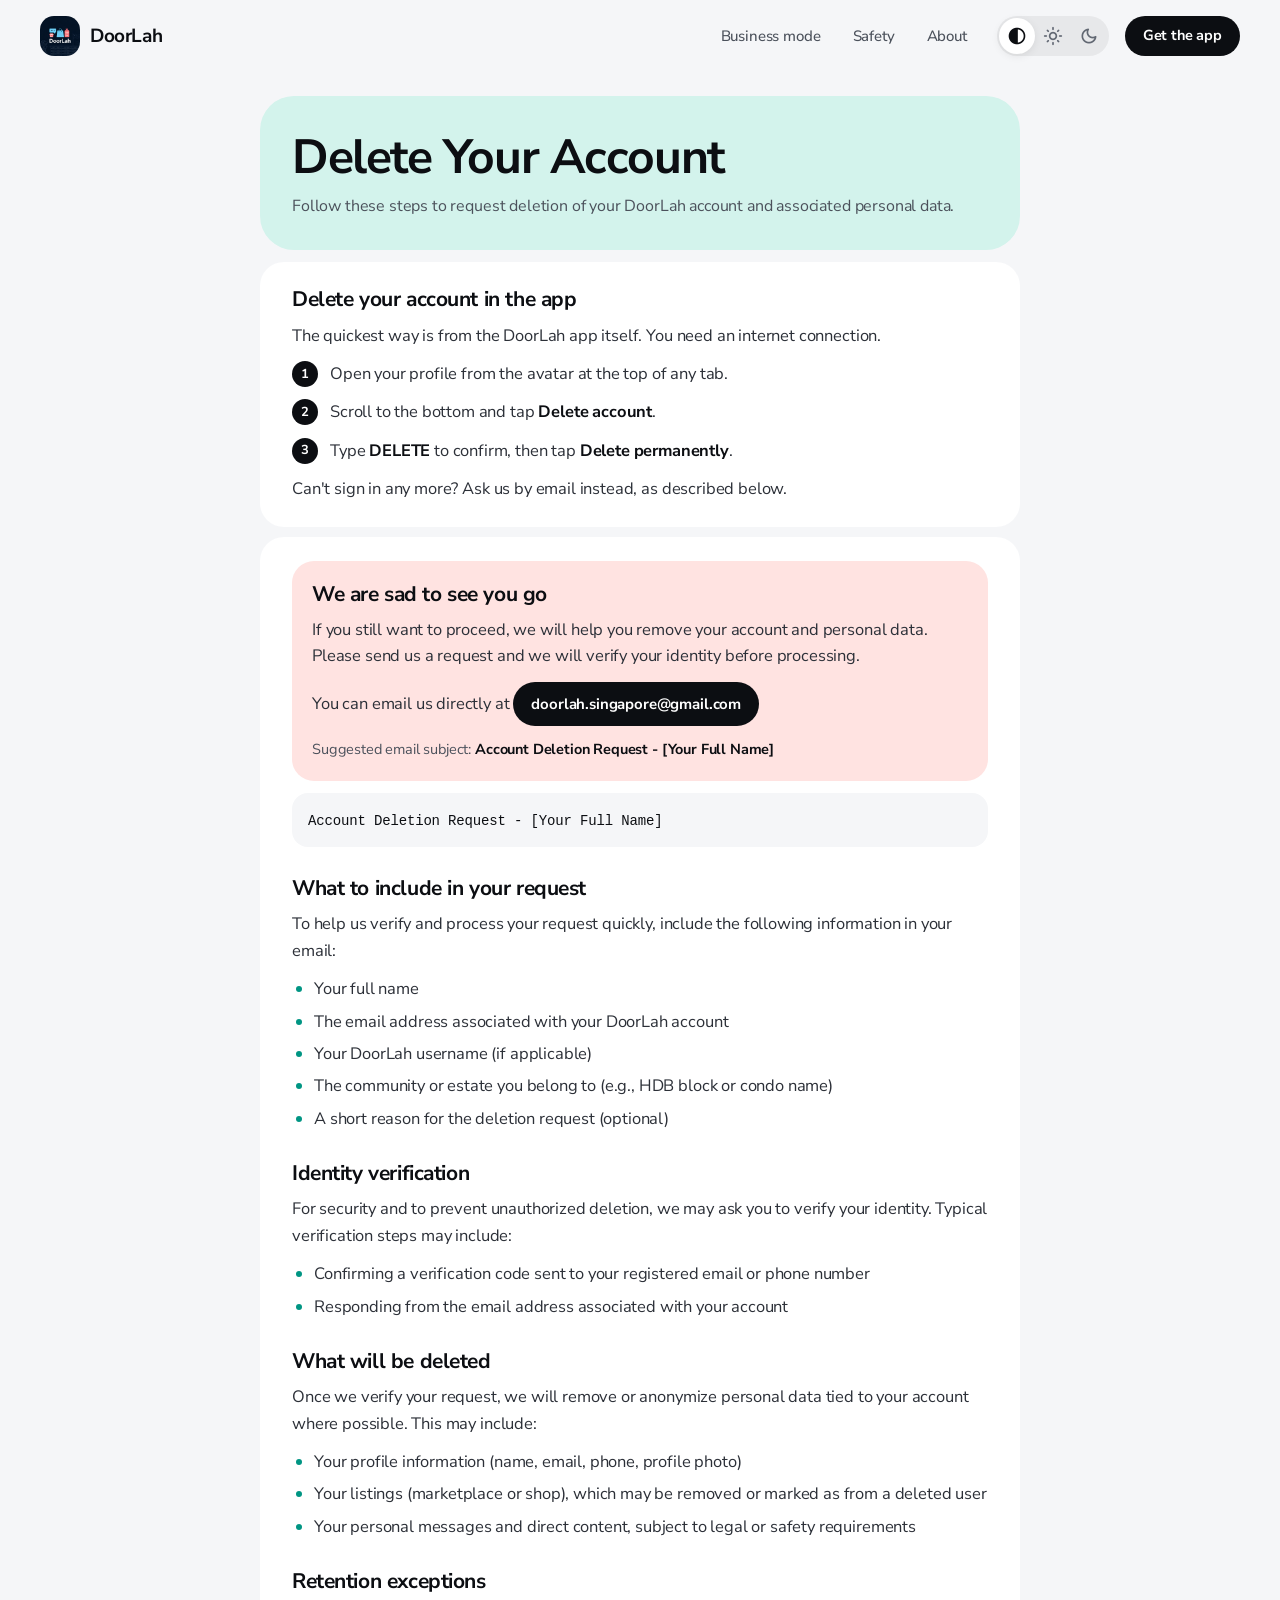
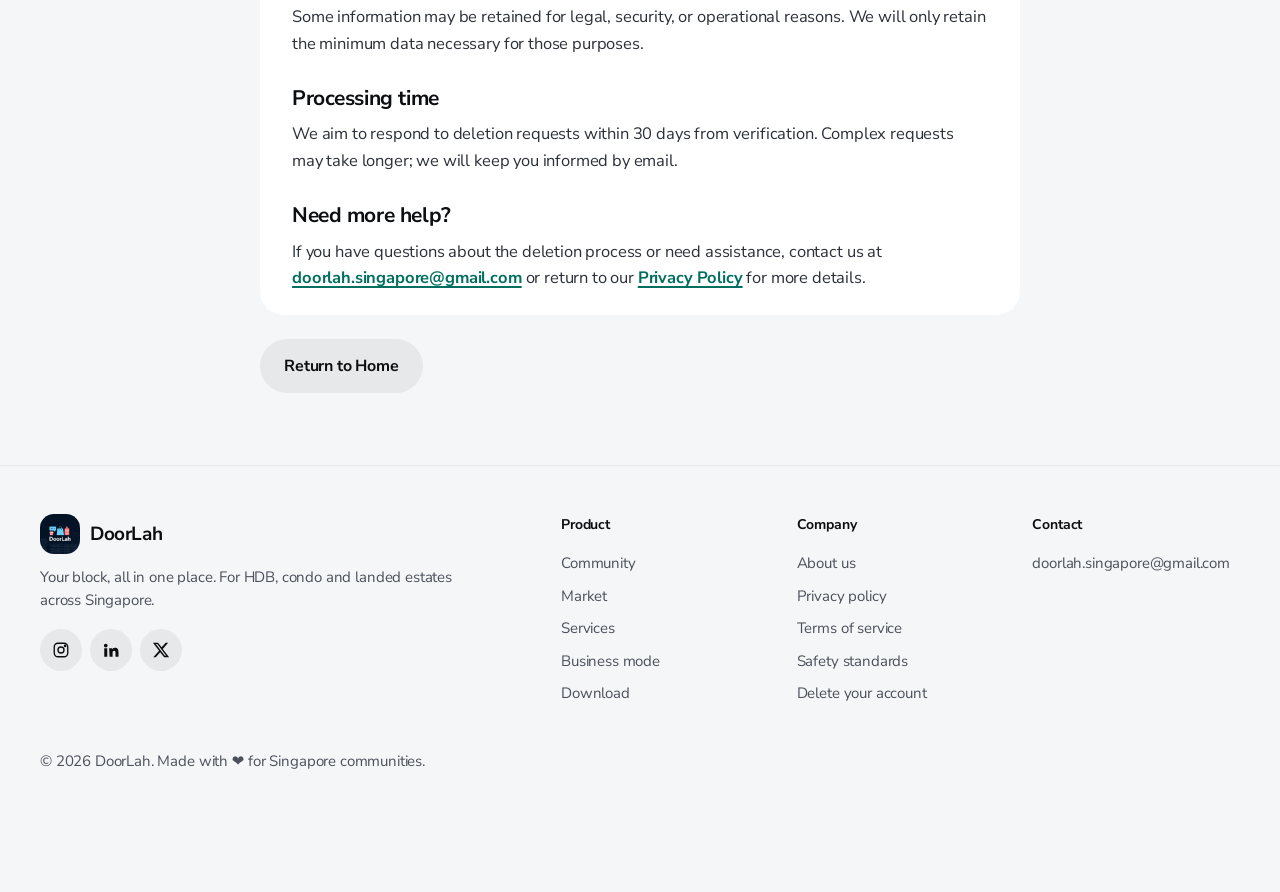
<file: account-deletion.html>
<!DOCTYPE html>
<html lang="en">
<head>
    <meta charset="utf-8">
    <meta name="viewport" content="width=device-width, initial-scale=1, viewport-fit=cover">
    <title>Delete Your Account – DoorLah</title>
    <meta name="description" content="How to delete your DoorLah account and data, in the app or by email.">
    <link rel="canonical" href="https://www.doorlah.com/account-deletion.html">
    <meta name="theme-color" content="#F5F6F8" media="(prefers-color-scheme: light)">
    <meta name="theme-color" content="#0B0C0F" media="(prefers-color-scheme: dark)">
    <meta property="og:type" content="website">
    <meta property="og:site_name" content="DoorLah">
    <meta property="og:url" content="https://www.doorlah.com/account-deletion.html">
    <meta property="og:title" content="Delete Your Account – DoorLah">
    <meta property="og:description" content="How to delete your DoorLah account and data, in the app or by email.">
    <meta property="og:image" content="https://www.doorlah.com/images/doorlah_splash.png">
    <link rel="icon" href="images/doorlah_splash.png" type="image/png">
    <link rel="apple-touch-icon" href="images/doorlah_splash.png">
    <script>
        (function () {
            var t = null;
            try { t = localStorage.getItem("doorlah-theme"); } catch (e) {}
            if (t === "light" || t === "dark") document.documentElement.setAttribute("data-theme", t);
        })();
    </script>
    <link rel="preconnect" href="https://fonts.googleapis.com">
    <link rel="preconnect" href="https://fonts.gstatic.com" crossorigin>
    <link rel="stylesheet" href="https://fonts.googleapis.com/css2?family=Nunito+Sans:opsz,wght@6..12,400;6..12,500;6..12,700&display=swap">
    <link rel="stylesheet" href="https://fonts.googleapis.com/css2?family=Material+Symbols+Rounded:opsz,wght,FILL,GRAD@20..48,400,0..1,0&icon_names=add,add_circle,android,apartment,arrow_forward,arrow_outward,arrow_upward,battery_full,beach_access,bed,calendar_month,call,campaign,celebration,chair,check,check_circle,cleaning_services,close,cloud_off,contrast,dark_mode,delete,desk,domain,elevator,event,event_available,flag,forum,gavel,group,handshake,home,home_repair_service,house,inbox,inventory_2,key,light_mode,local_cafe,location_on,mail,mark_email_read,mode_fan,pause_circle,pedal_bike,pest_control,phone_iphone,photo_camera,plumbing,school,search,sell,signal_cellular_alt,soup_kitchen,speaker,star,store,storefront,tablet_mac,verified_user,water_drop&display=block">
    <link rel="stylesheet" href="styles.css">
</head>
<body class="no-js">
    <a class="skip-link" href="#main">Skip to content</a>

    <header class="site-nav">
        <div class="container nav-inner">
            <a class="brand" href="./" aria-label="DoorLah home">
                <span class="brand-tile"><img src="images/doorlah_splash.png" alt="" width="40" height="40"></span>
                <span>DoorLah</span>
            </a>
            <nav class="nav-links" aria-label="Primary">
                <a href="./#business">Business mode</a>
                <a href="./#safety">Safety</a>
                <a href="./#about">About</a>
            </nav>
            <div class="theme-switch" role="group" aria-label="Appearance">
                <button type="button" data-theme-choice="system" aria-pressed="true" aria-label="Match system"><span class="ms" aria-hidden="true">contrast</span></button>
                <button type="button" data-theme-choice="light" aria-pressed="false" aria-label="Light"><span class="ms" aria-hidden="true">light_mode</span></button>
                <button type="button" data-theme-choice="dark" aria-pressed="false" aria-label="Dark"><span class="ms" aria-hidden="true">dark_mode</span></button>
            </div>
            <a class="btn ink small nav-cta" href="./#download">Get the app</a>
        </div>
    </header>

    <main id="main" class="policy-page">
        <div class="container">
            <div class="policy-content">
                <header class="policy-header">
                    <h1>Delete Your Account</h1>
                    <p class="policy-subtitle">Follow these steps to request deletion of your DoorLah account and associated personal data.</p>
                </header>

                <div class="policy-section">
                    <h2>Delete your account in the app</h2>
                    <p>The quickest way is from the DoorLah app itself. You need an internet connection.</p>
                    <ol class="in-app-steps">
                        <li>Open your profile from the avatar at the top of any tab.</li>
                        <li>Scroll to the bottom and tap <strong>Delete account</strong>.</li>
                        <li>Type <strong>DELETE</strong> to confirm, then tap <strong>Delete permanently</strong>.</li>
                    </ol>
                    <p>Can't sign in any more? Ask us by email instead, as described below.</p>
                </div>

                <div class="policy-section">
                    <div class="deletion-hero">
                        <h2>We are sad to see you go</h2>
                        <p class="sad-message">If you still want to proceed, we will help you remove your account and personal data. Please send us a request and we will verify your identity before processing.</p>
                        <p>You can email us directly at <a class="mail-button" href="mailto:doorlah.singapore@gmail.com?subject=Account%20Deletion%20Request%20-%20%5BYour%20Full%20Name%5D&body=Please%20delete%20my%20DoorLah%20account.%0A%0AFull%20name:%20%0AAccount%20email:%20%0AUsername%20(if%20applicable):%20%0ACommunity/estate:%20%0AReason%20(optional):%20">doorlah.singapore@gmail.com</a></p>

                        <p class="policy-note">Suggested email subject: <strong>Account Deletion Request - [Your Full Name]</strong></p>
                    </div>

                    <div class="policy-code-block">
                        <code>Account Deletion Request - [Your Full Name]</code>
                    </div>

                    <h2>What to include in your request</h2>
                    <p>To help us verify and process your request quickly, include the following information in your email:</p>
                    <ul>
                        <li>Your full name</li>
                        <li>The email address associated with your DoorLah account</li>
                        <li>Your DoorLah username (if applicable)</li>
                        <li>The community or estate you belong to (e.g., HDB block or condo name)</li>
                        <li>A short reason for the deletion request (optional)</li>
                    </ul>

                    <h2>Identity verification</h2>
                    <p>For security and to prevent unauthorized deletion, we may ask you to verify your identity. Typical verification steps may include:</p>
                    <ul>
                        <li>Confirming a verification code sent to your registered email or phone number</li>
                        <li>Responding from the email address associated with your account</li>
                    </ul>

                    <h2>What will be deleted</h2>
                    <p>Once we verify your request, we will remove or anonymize personal data tied to your account where possible. This may include:</p>
                    <ul>
                        <li>Your profile information (name, email, phone, profile photo)</li>
                        <li>Your listings (marketplace or shop), which may be removed or marked as from a deleted user</li>
                        <li>Your personal messages and direct content, subject to legal or safety requirements</li>
                    </ul>

                    <h2>Retention exceptions</h2>
                    <p>Some information may be retained for legal, security, or operational reasons. We will only retain the minimum data necessary for those purposes.</p>

                    <h2>Processing time</h2>
                    <p>We aim to respond to deletion requests within 30 days from verification. Complex requests may take longer; we will keep you informed by email.</p>

                    <h2>Need more help?</h2>
                    <p>If you have questions about the deletion process or need assistance, contact us at <a href="mailto:doorlah.singapore@gmail.com">doorlah.singapore@gmail.com</a> or return to our <a href="privacy.html">Privacy Policy</a> for more details.</p>
                </div>

                <div class="policy-footer">
                    <a href="./" class="btn btn-secondary">Return to Home</a>
                </div>
            </div>
        </div>
    </main>

    <footer class="site-footer">
        <div class="container footer-grid">
            <div>
                <a class="brand footer-brand" href="./">
                    <span class="brand-tile"><img src="images/doorlah_splash.png" alt="" width="40" height="40"></span>
                    <span>DoorLah</span>
                </a>
                <p>Your block, all in one place. For HDB, condo and landed estates across Singapore.</p>
                <div class="socials">
                    <a href="https://www.instagram.com/doorlah" aria-label="DoorLah on Instagram" target="_blank" rel="noopener">
                        <svg viewBox="0 0 24 24" fill="none" stroke="currentColor" stroke-width="1.8" aria-hidden="true"><rect x="3" y="3" width="18" height="18" rx="5"/><circle cx="12" cy="12" r="4"/><circle cx="17.5" cy="6.5" r="0.8" fill="currentColor"/></svg>
                    </a>
                    <a href="https://www.linkedin.com/company/doorlah" aria-label="DoorLah on LinkedIn" target="_blank" rel="noopener">
                        <svg viewBox="0 0 24 24" fill="currentColor" aria-hidden="true"><path d="M4.98 3.5a2.5 2.5 0 1 1 0 5 2.5 2.5 0 0 1 0-5zM3 9.5h4V21H3zM9.5 9.5h3.8v1.6h.1c.5-1 1.8-2 3.8-2 4 0 4.8 2.6 4.8 6V21h-4v-5.2c0-1.3 0-2.9-1.8-2.9s-2.1 1.4-2.1 2.8V21h-4z"/></svg>
                    </a>
                    <a href="https://x.com/door_lah" aria-label="DoorLah on X" target="_blank" rel="noopener">
                        <svg viewBox="0 0 24 24" fill="currentColor" aria-hidden="true"><path d="M18.24 2.25h3.31l-7.23 8.26 8.5 11.24h-6.66l-5.21-6.82-5.97 6.82H1.68l7.73-8.84L1.25 2.25h6.83l4.71 6.23zm-1.16 17.52h1.83L7.08 4.13H5.12z"/></svg>
                    </a>
                </div>
            </div>
            <div class="footer-links">
                <div>
                    <h4>Product</h4>
                    <a href="./#community">Community</a>
                    <a href="./#market">Market</a>
                    <a href="./#services">Services</a>
                    <a href="./#business">Business mode</a>
                    <a href="./#download">Download</a>
                </div>
                <div>
                    <h4>Company</h4>
                    <a href="./#about">About us</a>
                    <a href="privacy.html">Privacy policy</a>
                    <a href="terms-of-service.html">Terms of service</a>
                    <a href="child-safety.html">Safety standards</a>
                    <a href="account-deletion.html">Delete your account</a>
                </div>
                <div>
                    <h4>Contact</h4>
                    <a href="mailto:doorlah.singapore@gmail.com">doorlah.singapore@gmail.com</a>
                </div>
            </div>
        </div>
        <div class="container footer-bottom">
            <p>&copy; <span class="footer-year">2026</span> DoorLah. Made with ❤️ for Singapore communities.</p>
        </div>
    </footer>

    <script src="script.js"></script>
</body>
</html>
</file>
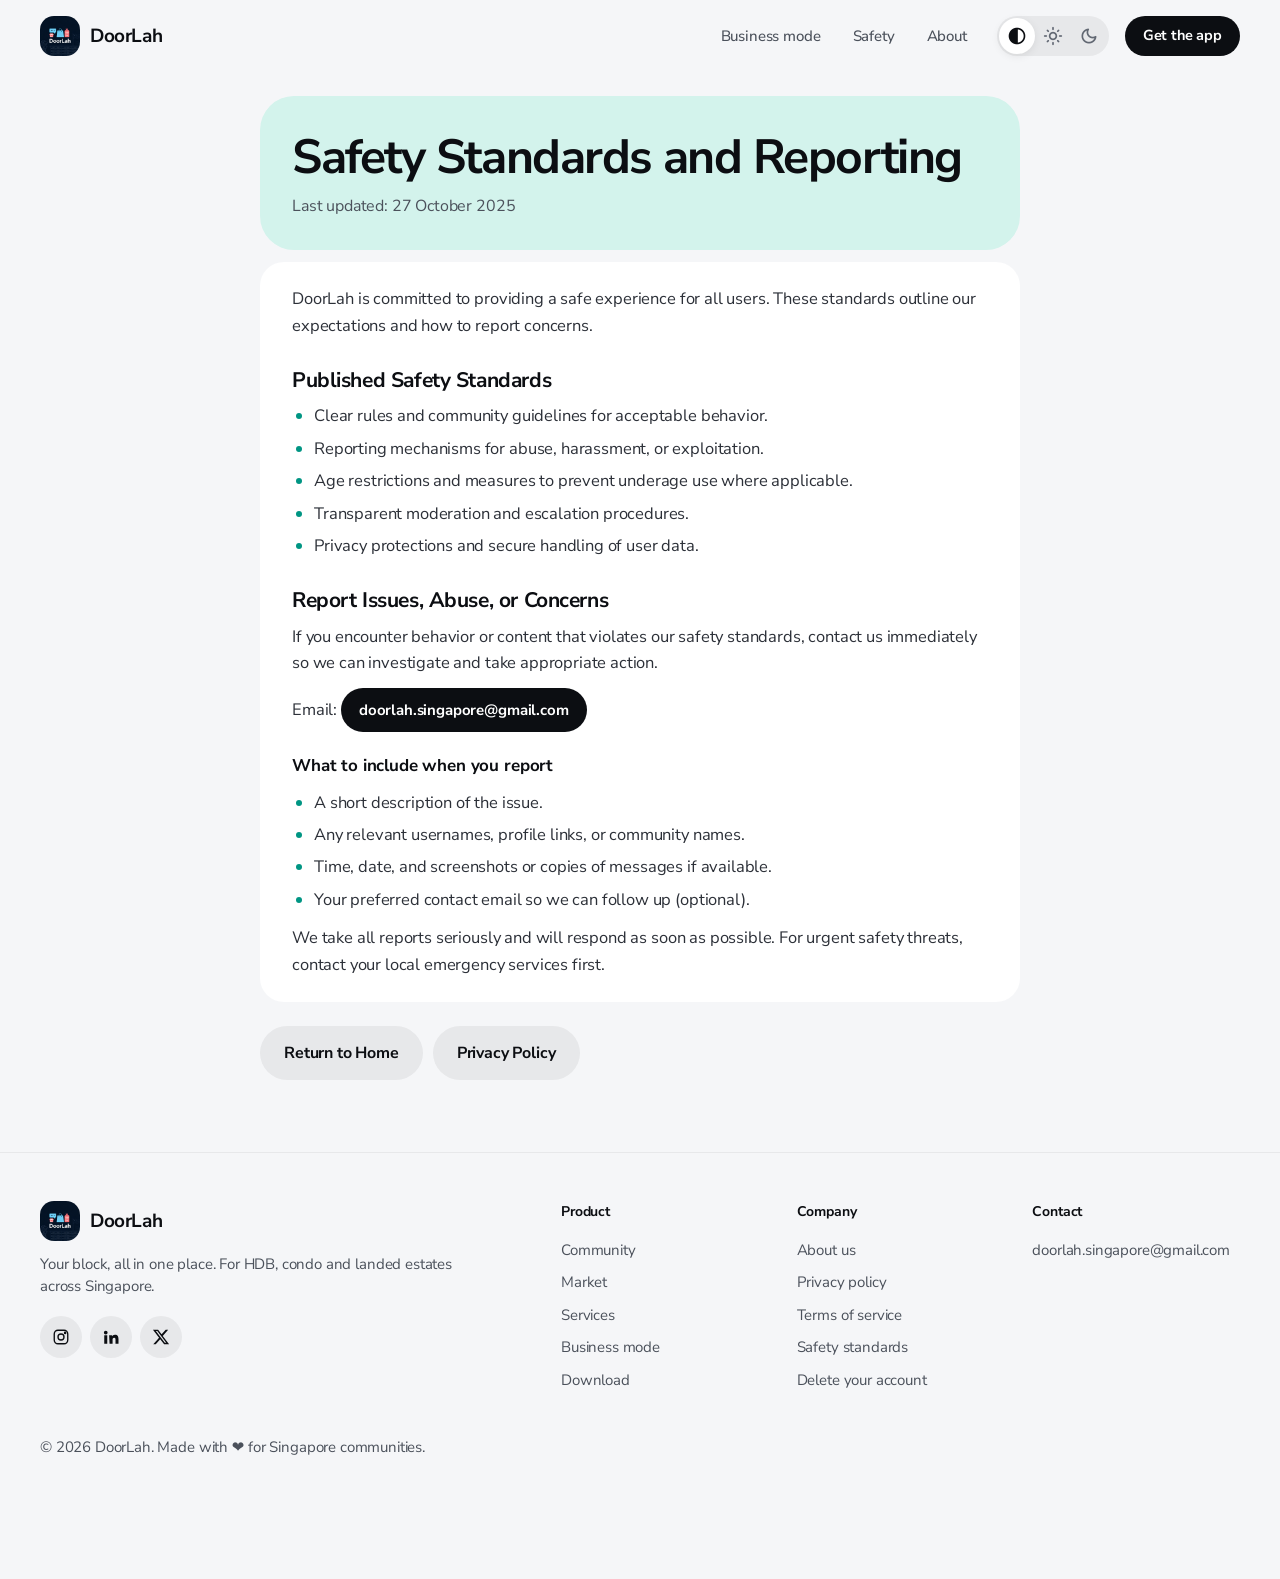
<file: child-safety.html>
<!DOCTYPE html>
<html lang="en">
<head>
    <meta charset="utf-8">
    <meta name="viewport" content="width=device-width, initial-scale=1, viewport-fit=cover">
    <title>Safety Standards – DoorLah</title>
    <meta name="description" content="Safety standards and how to report issues, abuse or concerns on DoorLah.">
    <link rel="canonical" href="https://www.doorlah.com/child-safety.html">
    <meta name="theme-color" content="#F5F6F8" media="(prefers-color-scheme: light)">
    <meta name="theme-color" content="#0B0C0F" media="(prefers-color-scheme: dark)">
    <meta property="og:type" content="website">
    <meta property="og:site_name" content="DoorLah">
    <meta property="og:url" content="https://www.doorlah.com/child-safety.html">
    <meta property="og:title" content="Safety Standards – DoorLah">
    <meta property="og:description" content="Safety standards and how to report issues, abuse or concerns on DoorLah.">
    <meta property="og:image" content="https://www.doorlah.com/images/doorlah_splash.png">
    <link rel="icon" href="images/doorlah_splash.png" type="image/png">
    <link rel="apple-touch-icon" href="images/doorlah_splash.png">
    <script>
        (function () {
            var t = null;
            try { t = localStorage.getItem("doorlah-theme"); } catch (e) {}
            if (t === "light" || t === "dark") document.documentElement.setAttribute("data-theme", t);
        })();
    </script>
    <link rel="preconnect" href="https://fonts.googleapis.com">
    <link rel="preconnect" href="https://fonts.gstatic.com" crossorigin>
    <link rel="stylesheet" href="https://fonts.googleapis.com/css2?family=Nunito+Sans:opsz,wght@6..12,400;6..12,500;6..12,700&display=swap">
    <link rel="stylesheet" href="https://fonts.googleapis.com/css2?family=Material+Symbols+Rounded:opsz,wght,FILL,GRAD@20..48,400,0..1,0&icon_names=add,add_circle,android,apartment,arrow_forward,arrow_outward,arrow_upward,battery_full,beach_access,bed,calendar_month,call,campaign,celebration,chair,check,check_circle,cleaning_services,close,cloud_off,contrast,dark_mode,delete,desk,domain,elevator,event,event_available,flag,forum,gavel,group,handshake,home,home_repair_service,house,inbox,inventory_2,key,light_mode,local_cafe,location_on,mail,mark_email_read,mode_fan,pause_circle,pedal_bike,pest_control,phone_iphone,photo_camera,plumbing,school,search,sell,signal_cellular_alt,soup_kitchen,speaker,star,store,storefront,tablet_mac,verified_user,water_drop&display=block">
    <link rel="stylesheet" href="styles.css">
</head>
<body class="no-js">
    <a class="skip-link" href="#main">Skip to content</a>

    <header class="site-nav">
        <div class="container nav-inner">
            <a class="brand" href="./" aria-label="DoorLah home">
                <span class="brand-tile"><img src="images/doorlah_splash.png" alt="" width="40" height="40"></span>
                <span>DoorLah</span>
            </a>
            <nav class="nav-links" aria-label="Primary">
                <a href="./#business">Business mode</a>
                <a href="./#safety">Safety</a>
                <a href="./#about">About</a>
            </nav>
            <div class="theme-switch" role="group" aria-label="Appearance">
                <button type="button" data-theme-choice="system" aria-pressed="true" aria-label="Match system"><span class="ms" aria-hidden="true">contrast</span></button>
                <button type="button" data-theme-choice="light" aria-pressed="false" aria-label="Light"><span class="ms" aria-hidden="true">light_mode</span></button>
                <button type="button" data-theme-choice="dark" aria-pressed="false" aria-label="Dark"><span class="ms" aria-hidden="true">dark_mode</span></button>
            </div>
            <a class="btn ink small nav-cta" href="./#download">Get the app</a>
        </div>
    </header>

    <main id="main" class="policy-page">
        <div class="container">
            <div class="policy-content">
                <header class="policy-header">
                    <h1>Safety Standards and Reporting</h1>
                    <p class="policy-subtitle">Last updated: 27 October 2025</p>
                </header>

                <div class="policy-section">
                    <p>DoorLah is committed to providing a safe experience for all users. These standards outline our expectations and how to report concerns.</p>

                    <h2>Published Safety Standards</h2>
                    <ul>
                        <li>Clear rules and community guidelines for acceptable behavior.</li>
                        <li>Reporting mechanisms for abuse, harassment, or exploitation.</li>
                        <li>Age restrictions and measures to prevent underage use where applicable.</li>
                        <li>Transparent moderation and escalation procedures.</li>
                        <li>Privacy protections and secure handling of user data.</li>
                    </ul>

                    <h2>Report Issues, Abuse, or Concerns</h2>
                    <p>If you encounter behavior or content that violates our safety standards, contact us immediately so we can investigate and take appropriate action.</p>
                    <p>Email: <a href="mailto:doorlah.singapore@gmail.com" class="mail-button">doorlah.singapore@gmail.com</a></p>

                    <h3>What to include when you report</h3>
                    <ul>
                        <li>A short description of the issue.</li>
                        <li>Any relevant usernames, profile links, or community names.</li>
                        <li>Time, date, and screenshots or copies of messages if available.</li>
                        <li>Your preferred contact email so we can follow up (optional).</li>
                    </ul>

                    <p>We take all reports seriously and will respond as soon as possible. For urgent safety threats, contact your local emergency services first.</p>
                </div>

                <div class="policy-footer">
                    <a href="./" class="btn btn-secondary">Return to Home</a>
                    <a href="privacy.html" class="btn btn-secondary">Privacy Policy</a>
                </div>
            </div>
        </div>
    </main>

    <footer class="site-footer">
        <div class="container footer-grid">
            <div>
                <a class="brand footer-brand" href="./">
                    <span class="brand-tile"><img src="images/doorlah_splash.png" alt="" width="40" height="40"></span>
                    <span>DoorLah</span>
                </a>
                <p>Your block, all in one place. For HDB, condo and landed estates across Singapore.</p>
                <div class="socials">
                    <a href="https://www.instagram.com/doorlah" aria-label="DoorLah on Instagram" target="_blank" rel="noopener">
                        <svg viewBox="0 0 24 24" fill="none" stroke="currentColor" stroke-width="1.8" aria-hidden="true"><rect x="3" y="3" width="18" height="18" rx="5"/><circle cx="12" cy="12" r="4"/><circle cx="17.5" cy="6.5" r="0.8" fill="currentColor"/></svg>
                    </a>
                    <a href="https://www.linkedin.com/company/doorlah" aria-label="DoorLah on LinkedIn" target="_blank" rel="noopener">
                        <svg viewBox="0 0 24 24" fill="currentColor" aria-hidden="true"><path d="M4.98 3.5a2.5 2.5 0 1 1 0 5 2.5 2.5 0 0 1 0-5zM3 9.5h4V21H3zM9.5 9.5h3.8v1.6h.1c.5-1 1.8-2 3.8-2 4 0 4.8 2.6 4.8 6V21h-4v-5.2c0-1.3 0-2.9-1.8-2.9s-2.1 1.4-2.1 2.8V21h-4z"/></svg>
                    </a>
                    <a href="https://x.com/door_lah" aria-label="DoorLah on X" target="_blank" rel="noopener">
                        <svg viewBox="0 0 24 24" fill="currentColor" aria-hidden="true"><path d="M18.24 2.25h3.31l-7.23 8.26 8.5 11.24h-6.66l-5.21-6.82-5.97 6.82H1.68l7.73-8.84L1.25 2.25h6.83l4.71 6.23zm-1.16 17.52h1.83L7.08 4.13H5.12z"/></svg>
                    </a>
                </div>
            </div>
            <div class="footer-links">
                <div>
                    <h4>Product</h4>
                    <a href="./#community">Community</a>
                    <a href="./#market">Market</a>
                    <a href="./#services">Services</a>
                    <a href="./#business">Business mode</a>
                    <a href="./#download">Download</a>
                </div>
                <div>
                    <h4>Company</h4>
                    <a href="./#about">About us</a>
                    <a href="privacy.html">Privacy policy</a>
                    <a href="terms-of-service.html">Terms of service</a>
                    <a href="child-safety.html">Safety standards</a>
                    <a href="account-deletion.html">Delete your account</a>
                </div>
                <div>
                    <h4>Contact</h4>
                    <a href="mailto:doorlah.singapore@gmail.com">doorlah.singapore@gmail.com</a>
                </div>
            </div>
        </div>
        <div class="container footer-bottom">
            <p>&copy; <span class="footer-year">2026</span> DoorLah. Made with ❤️ for Singapore communities.</p>
        </div>
    </footer>

    <script src="script.js"></script>
</body>
</html>
</file>
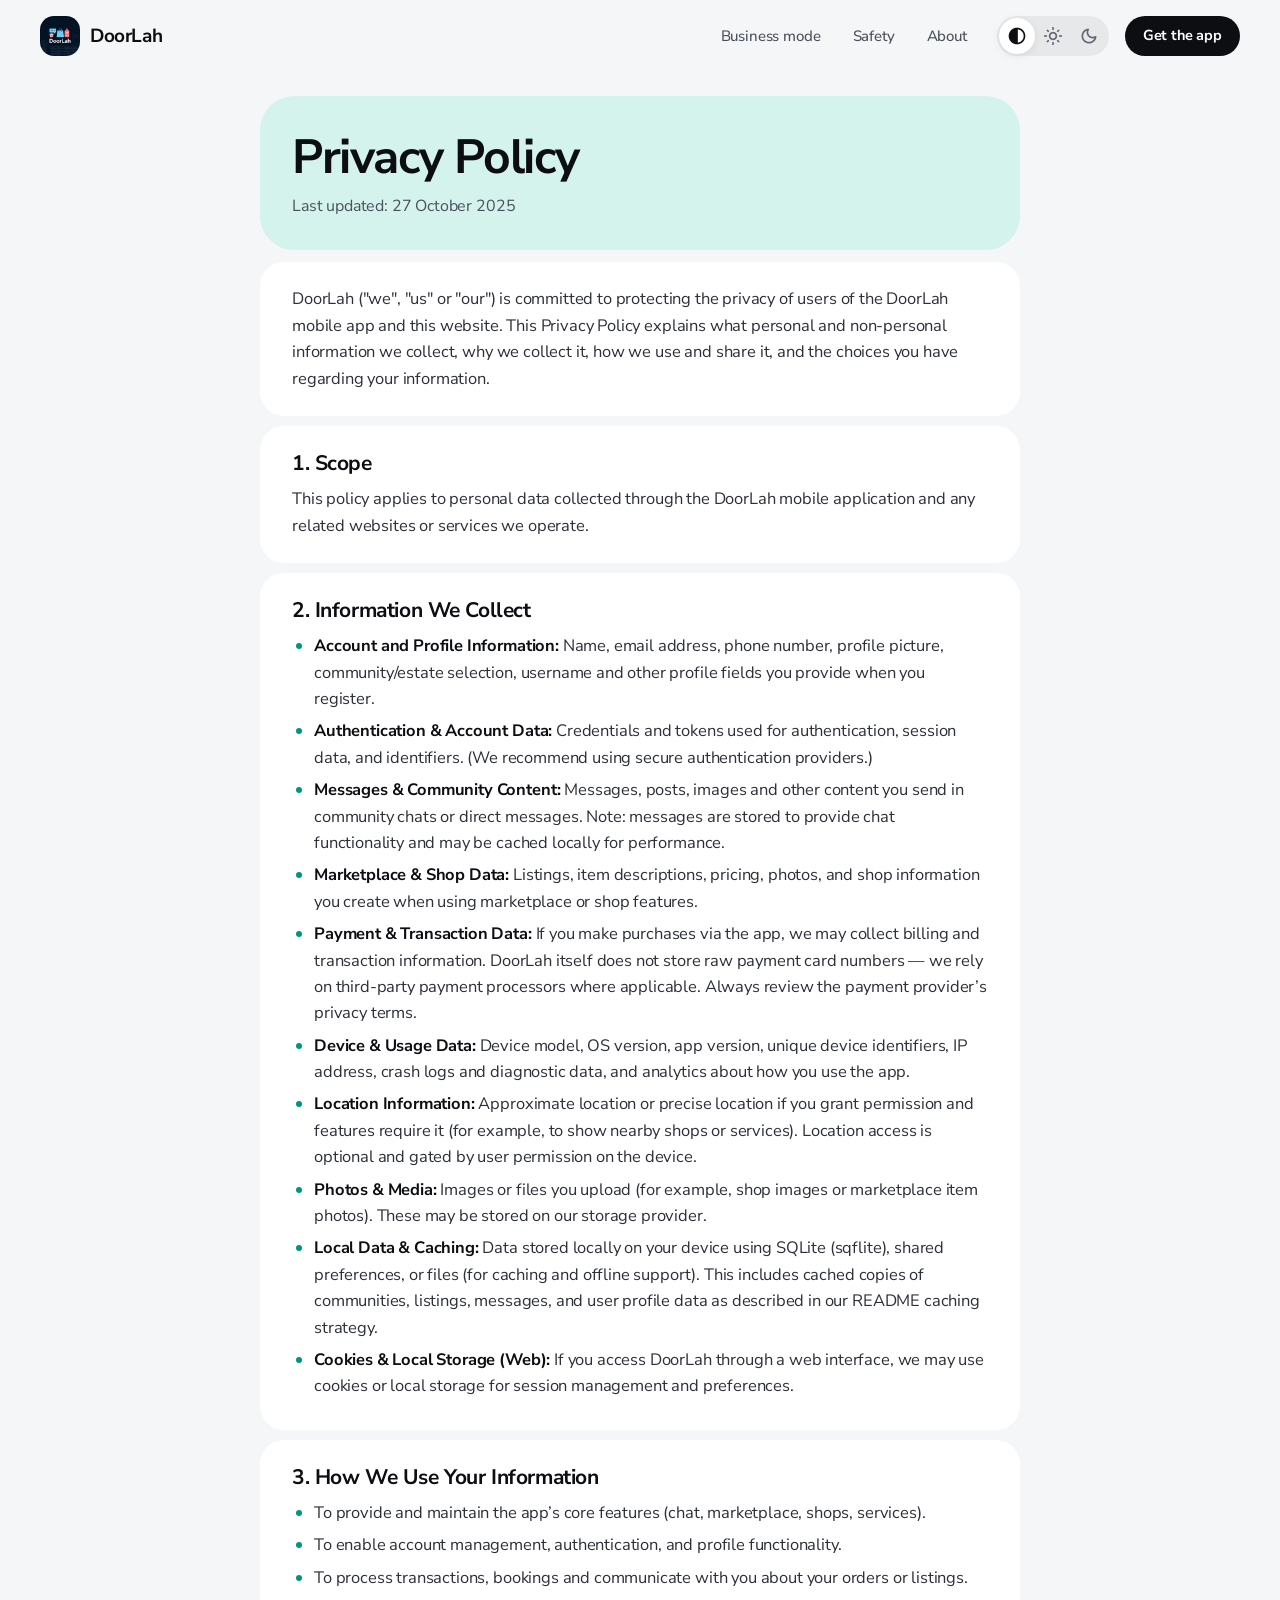
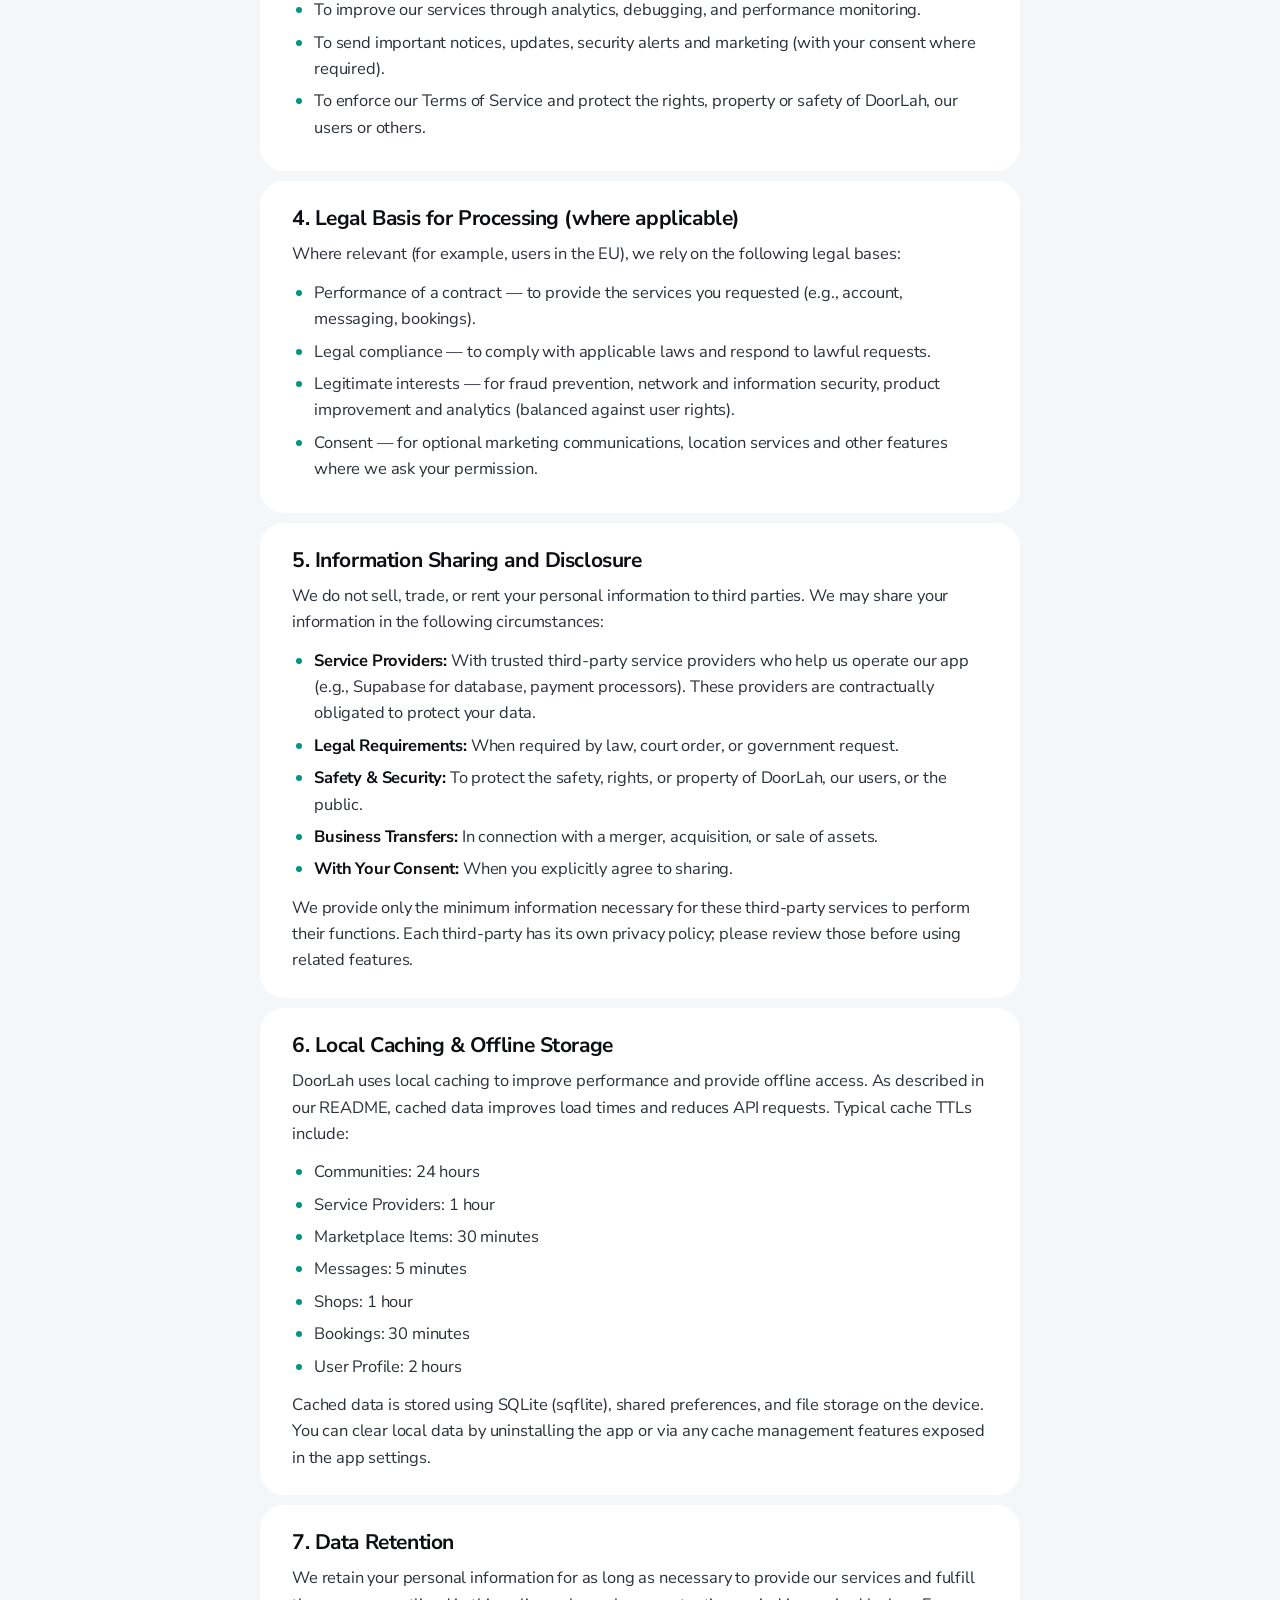
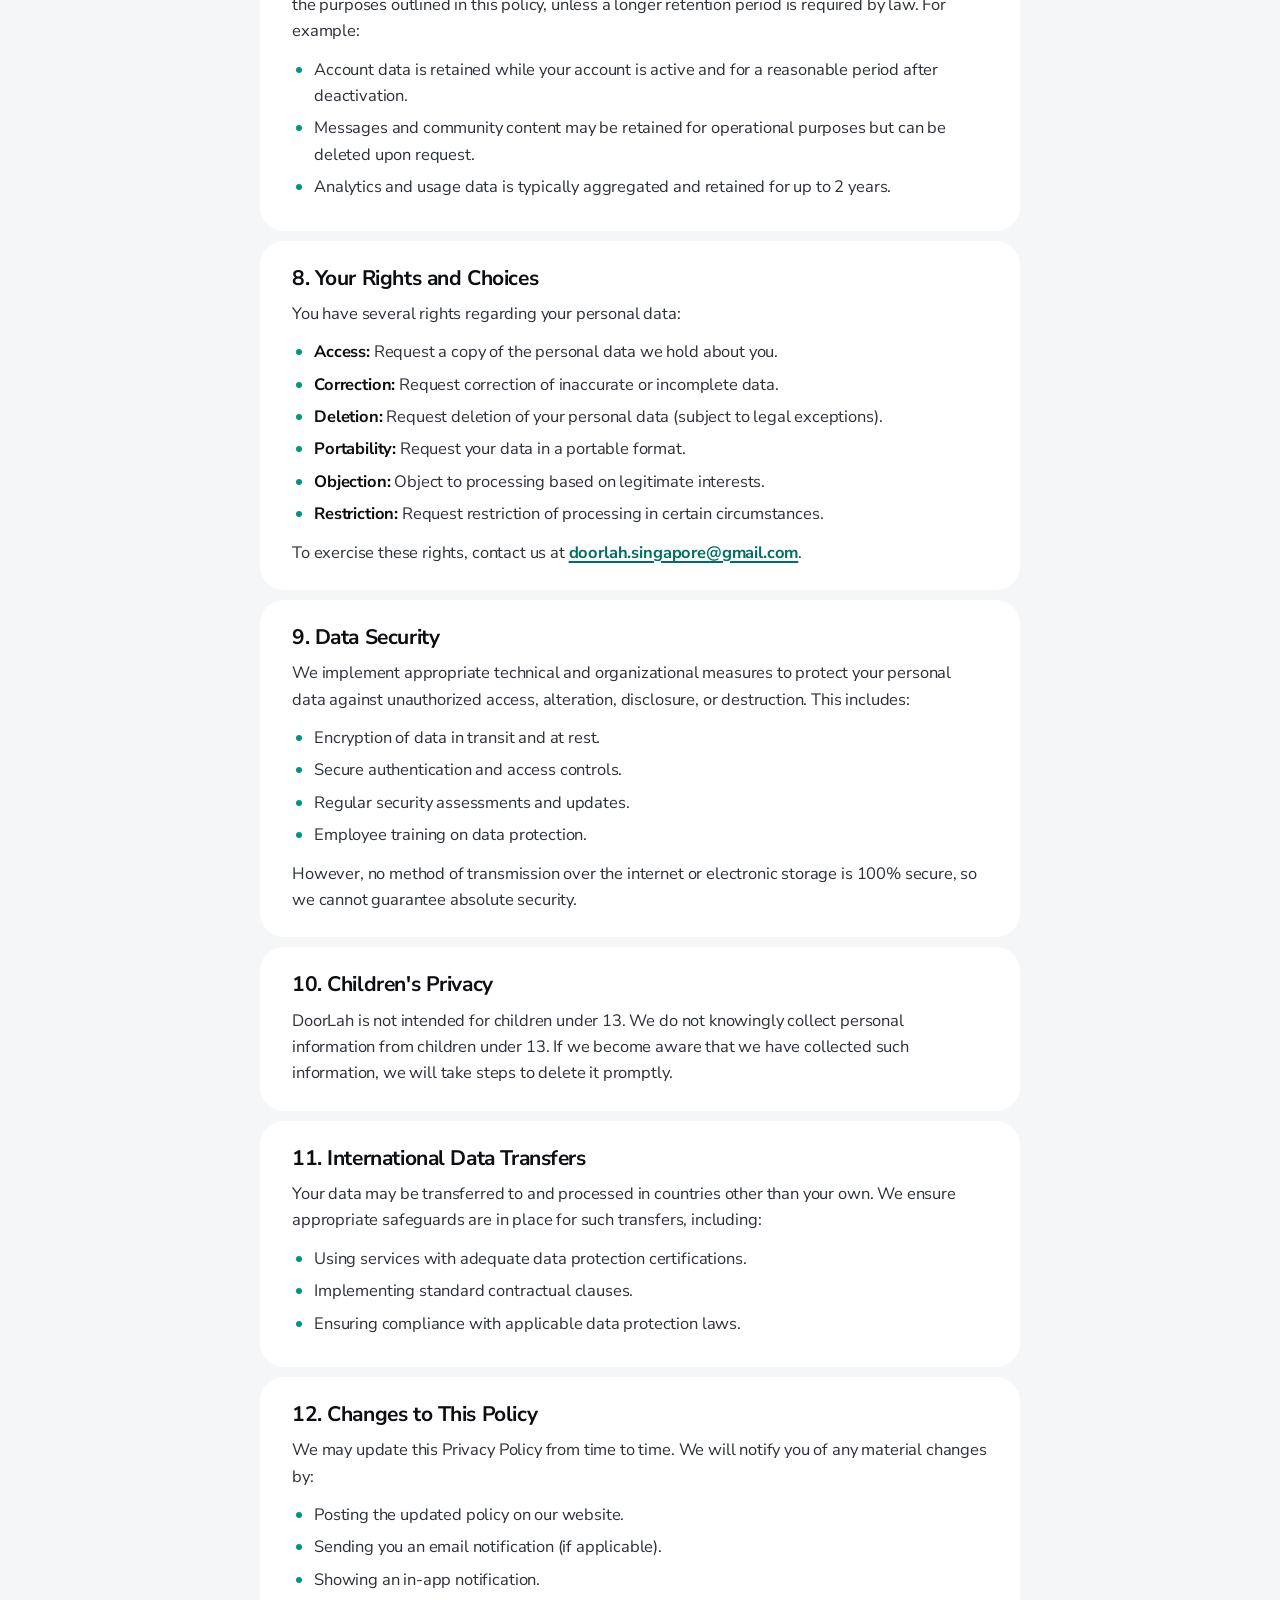
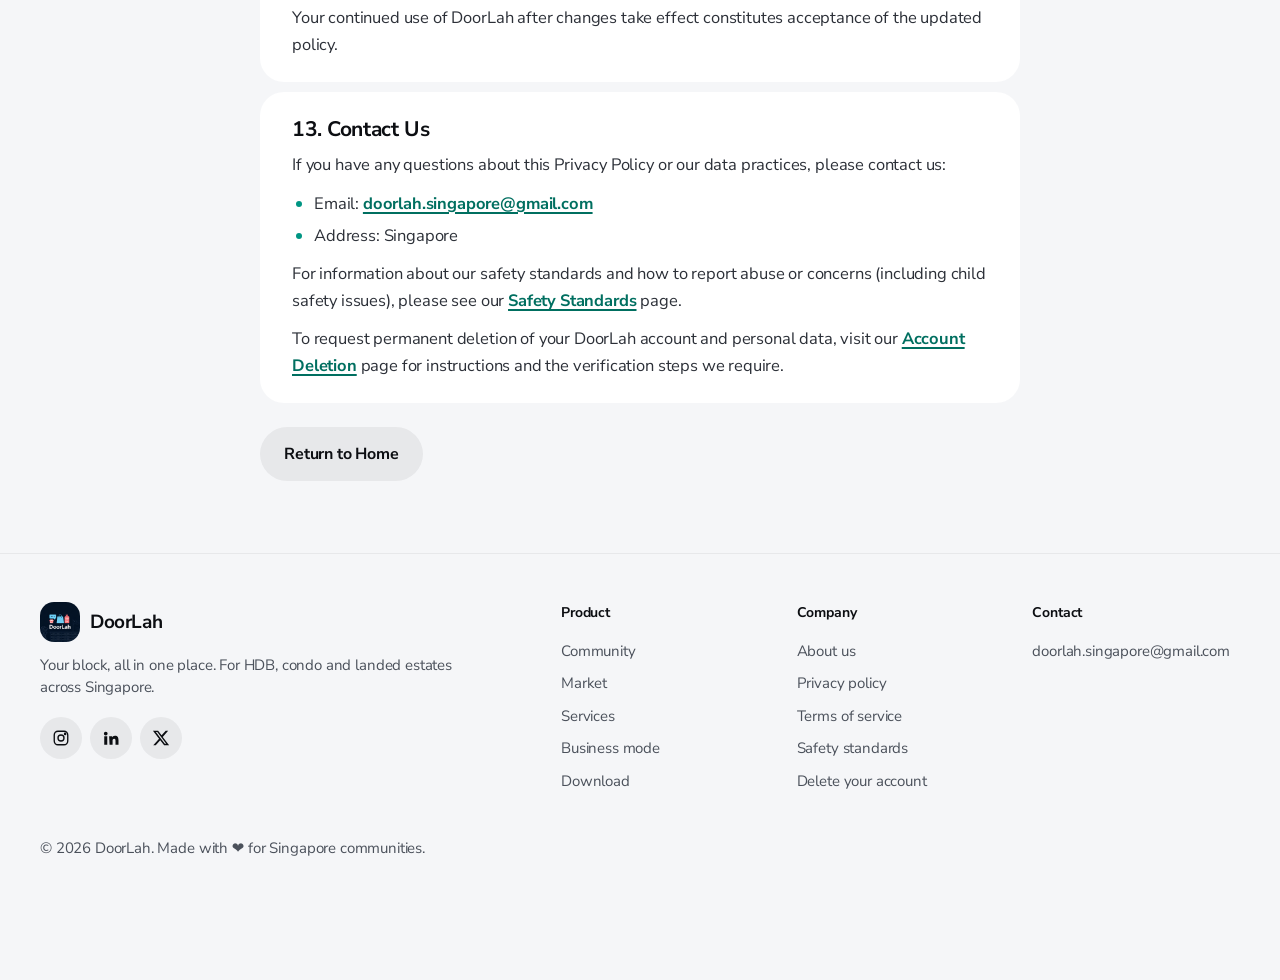
<file: privacy.html>
<!DOCTYPE html>
<html lang="en">
<head>
    <meta charset="utf-8">
    <meta name="viewport" content="width=device-width, initial-scale=1, viewport-fit=cover">
    <title>Privacy Policy – DoorLah</title>
    <meta name="description" content="How DoorLah collects, uses and protects your personal data.">
    <link rel="canonical" href="https://www.doorlah.com/privacy.html">
    <meta name="theme-color" content="#F5F6F8" media="(prefers-color-scheme: light)">
    <meta name="theme-color" content="#0B0C0F" media="(prefers-color-scheme: dark)">
    <meta property="og:type" content="website">
    <meta property="og:site_name" content="DoorLah">
    <meta property="og:url" content="https://www.doorlah.com/privacy.html">
    <meta property="og:title" content="Privacy Policy – DoorLah">
    <meta property="og:description" content="How DoorLah collects, uses and protects your personal data.">
    <meta property="og:image" content="https://www.doorlah.com/images/doorlah_splash.png">
    <link rel="icon" href="images/doorlah_splash.png" type="image/png">
    <link rel="apple-touch-icon" href="images/doorlah_splash.png">
    <script>
        (function () {
            var t = null;
            try { t = localStorage.getItem("doorlah-theme"); } catch (e) {}
            if (t === "light" || t === "dark") document.documentElement.setAttribute("data-theme", t);
        })();
    </script>
    <link rel="preconnect" href="https://fonts.googleapis.com">
    <link rel="preconnect" href="https://fonts.gstatic.com" crossorigin>
    <link rel="stylesheet" href="https://fonts.googleapis.com/css2?family=Nunito+Sans:opsz,wght@6..12,400;6..12,500;6..12,700&display=swap">
    <link rel="stylesheet" href="https://fonts.googleapis.com/css2?family=Material+Symbols+Rounded:opsz,wght,FILL,GRAD@20..48,400,0..1,0&icon_names=add,add_circle,android,apartment,arrow_forward,arrow_outward,arrow_upward,battery_full,beach_access,bed,calendar_month,call,campaign,celebration,chair,check,check_circle,cleaning_services,close,cloud_off,contrast,dark_mode,delete,desk,domain,elevator,event,event_available,flag,forum,gavel,group,handshake,home,home_repair_service,house,inbox,inventory_2,key,light_mode,local_cafe,location_on,mail,mark_email_read,mode_fan,pause_circle,pedal_bike,pest_control,phone_iphone,photo_camera,plumbing,school,search,sell,signal_cellular_alt,soup_kitchen,speaker,star,store,storefront,tablet_mac,verified_user,water_drop&display=block">
    <link rel="stylesheet" href="styles.css">
</head>
<body class="no-js">
    <a class="skip-link" href="#main">Skip to content</a>

    <header class="site-nav">
        <div class="container nav-inner">
            <a class="brand" href="./" aria-label="DoorLah home">
                <span class="brand-tile"><img src="images/doorlah_splash.png" alt="" width="40" height="40"></span>
                <span>DoorLah</span>
            </a>
            <nav class="nav-links" aria-label="Primary">
                <a href="./#business">Business mode</a>
                <a href="./#safety">Safety</a>
                <a href="./#about">About</a>
            </nav>
            <div class="theme-switch" role="group" aria-label="Appearance">
                <button type="button" data-theme-choice="system" aria-pressed="true" aria-label="Match system"><span class="ms" aria-hidden="true">contrast</span></button>
                <button type="button" data-theme-choice="light" aria-pressed="false" aria-label="Light"><span class="ms" aria-hidden="true">light_mode</span></button>
                <button type="button" data-theme-choice="dark" aria-pressed="false" aria-label="Dark"><span class="ms" aria-hidden="true">dark_mode</span></button>
            </div>
            <a class="btn ink small nav-cta" href="./#download">Get the app</a>
        </div>
    </header>

    <main id="main" class="policy-page">
        <div class="container">
            <div class="policy-content">
                <header class="policy-header">
                    <h1>Privacy Policy</h1>
                    <p class="policy-subtitle">Last updated: 27 October 2025</p>
                </header>

                <div class="policy-section">
                    <p>DoorLah ("we", "us" or "our") is committed to protecting the privacy of users of the DoorLah mobile app and this website. This Privacy Policy explains what personal and non-personal information we collect, why we collect it, how we use and share it, and the choices you have regarding your information.</p>
                </div>

                <div class="policy-section">
                    <h2>1. Scope</h2>
                    <p>This policy applies to personal data collected through the DoorLah mobile application and any related websites or services we operate.</p>
                </div>

                <div class="policy-section">
                    <h2>2. Information We Collect</h2>
        <ul>
            <li><strong>Account and Profile Information:</strong> Name, email address, phone number, profile picture, community/estate selection, username and other profile fields you provide when you register.</li>
            <li><strong>Authentication & Account Data:</strong> Credentials and tokens used for authentication, session data, and identifiers. (We recommend using secure authentication providers.)</li>
            <li><strong>Messages & Community Content:</strong> Messages, posts, images and other content you send in community chats or direct messages. Note: messages are stored to provide chat functionality and may be cached locally for performance.</li>
            <li><strong>Marketplace & Shop Data:</strong> Listings, item descriptions, pricing, photos, and shop information you create when using marketplace or shop features.</li>
            <li><strong>Payment & Transaction Data:</strong> If you make purchases via the app, we may collect billing and transaction information. DoorLah itself does not store raw payment card numbers — we rely on third-party payment processors where applicable. Always review the payment provider’s privacy terms.</li>
            <li><strong>Device & Usage Data:</strong> Device model, OS version, app version, unique device identifiers, IP address, crash logs and diagnostic data, and analytics about how you use the app.</li>
            <li><strong>Location Information:</strong> Approximate location or precise location if you grant permission and features require it (for example, to show nearby shops or services). Location access is optional and gated by user permission on the device.</li>
            <li><strong>Photos & Media:</strong> Images or files you upload (for example, shop images or marketplace item photos). These may be stored on our storage provider.</li>
            <li><strong>Local Data & Caching:</strong> Data stored locally on your device using SQLite (sqflite), shared preferences, or files (for caching and offline support). This includes cached copies of communities, listings, messages, and user profile data as described in our README caching strategy.</li>
            <li><strong>Cookies & Local Storage (Web):</strong> If you access DoorLah through a web interface, we may use cookies or local storage for session management and preferences.</li>
        </ul>
                </div>

                <div class="policy-section">
                    <h2>3. How We Use Your Information</h2>
        <ul>
            <li>To provide and maintain the app’s core features (chat, marketplace, shops, services).</li>
            <li>To enable account management, authentication, and profile functionality.</li>
            <li>To process transactions, bookings and communicate with you about your orders or listings.</li>
            <li>To improve our services through analytics, debugging, and performance monitoring.</li>
            <li>To send important notices, updates, security alerts and marketing (with your consent where required).</li>
            <li>To enforce our Terms of Service and protect the rights, property or safety of DoorLah, our users or others.</li>
        </ul>
                </div>

                <div class="policy-section">
                    <h2>4. Legal Basis for Processing (where applicable)</h2>
        <p>Where relevant (for example, users in the EU), we rely on the following legal bases:</p>
        <ul>
            <li>Performance of a contract — to provide the services you requested (e.g., account, messaging, bookings).</li>
            <li>Legal compliance — to comply with applicable laws and respond to lawful requests.</li>
            <li>Legitimate interests — for fraud prevention, network and information security, product improvement and analytics (balanced against user rights).</li>
            <li>Consent — for optional marketing communications, location services and other features where we ask your permission.</li>
        </ul>
                </div>

                <div class="policy-section">
                    <h2>5. Information Sharing and Disclosure</h2>
        <p>We do not sell, trade, or rent your personal information to third parties. We may share your information in the following circumstances:</p>
        <ul>
            <li><strong>Service Providers:</strong> With trusted third-party service providers who help us operate our app (e.g., Supabase for database, payment processors). These providers are contractually obligated to protect your data.</li>
            <li><strong>Legal Requirements:</strong> When required by law, court order, or government request.</li>
            <li><strong>Safety & Security:</strong> To protect the safety, rights, or property of DoorLah, our users, or the public.</li>
            <li><strong>Business Transfers:</strong> In connection with a merger, acquisition, or sale of assets.</li>
            <li><strong>With Your Consent:</strong> When you explicitly agree to sharing.</li>
        </ul>
        <p>We provide only the minimum information necessary for these third-party services to perform their functions. Each third-party has its own privacy policy; please review those before using related features.</p>
                </div>

                <div class="policy-section">
                    <h2>6. Local Caching & Offline Storage</h2>
        <p>DoorLah uses local caching to improve performance and provide offline access. As described in our README, cached data improves load times and reduces API requests. Typical cache TTLs include:</p>
        <ul>
            <li>Communities: 24 hours</li>
            <li>Service Providers: 1 hour</li>
            <li>Marketplace Items: 30 minutes</li>
            <li>Messages: 5 minutes</li>
            <li>Shops: 1 hour</li>
            <li>Bookings: 30 minutes</li>
            <li>User Profile: 2 hours</li>
        </ul>
        <p>Cached data is stored using SQLite (sqflite), shared preferences, and file storage on the device. You can clear local data by uninstalling the app or via any cache management features exposed in the app settings.</p>
                </div>

                <div class="policy-section">
                    <h2>7. Data Retention</h2>
        <p>We retain your personal information for as long as necessary to provide our services and fulfill the purposes outlined in this policy, unless a longer retention period is required by law. For example:</p>
        <ul>
            <li>Account data is retained while your account is active and for a reasonable period after deactivation.</li>
            <li>Messages and community content may be retained for operational purposes but can be deleted upon request.</li>
            <li>Analytics and usage data is typically aggregated and retained for up to 2 years.</li>
        </ul>
                </div>

                <div class="policy-section">
                    <h2>8. Your Rights and Choices</h2>
        <p>You have several rights regarding your personal data:</p>
        <ul>
            <li><strong>Access:</strong> Request a copy of the personal data we hold about you.</li>
            <li><strong>Correction:</strong> Request correction of inaccurate or incomplete data.</li>
            <li><strong>Deletion:</strong> Request deletion of your personal data (subject to legal exceptions).</li>
            <li><strong>Portability:</strong> Request your data in a portable format.</li>
            <li><strong>Objection:</strong> Object to processing based on legitimate interests.</li>
            <li><strong>Restriction:</strong> Request restriction of processing in certain circumstances.</li>
        </ul>
        <p>To exercise these rights, contact us at <a href="mailto:doorlah.singapore@gmail.com">doorlah.singapore@gmail.com</a>.</p>
                </div>

                <div class="policy-section">
                    <h2>9. Data Security</h2>
        <p>We implement appropriate technical and organizational measures to protect your personal data against unauthorized access, alteration, disclosure, or destruction. This includes:</p>
        <ul>
            <li>Encryption of data in transit and at rest.</li>
            <li>Secure authentication and access controls.</li>
            <li>Regular security assessments and updates.</li>
            <li>Employee training on data protection.</li>
        </ul>
        <p>However, no method of transmission over the internet or electronic storage is 100% secure, so we cannot guarantee absolute security.</p>
                </div>

                <div class="policy-section">
                    <h2>10. Children's Privacy</h2>
        <p>DoorLah is not intended for children under 13. We do not knowingly collect personal information from children under 13. If we become aware that we have collected such information, we will take steps to delete it promptly.</p>
                </div>

                <div class="policy-section">
                    <h2>11. International Data Transfers</h2>
        <p>Your data may be transferred to and processed in countries other than your own. We ensure appropriate safeguards are in place for such transfers, including:</p>
        <ul>
            <li>Using services with adequate data protection certifications.</li>
            <li>Implementing standard contractual clauses.</li>
            <li>Ensuring compliance with applicable data protection laws.</li>
        </ul>
                </div>

                <div class="policy-section">
                    <h2>12. Changes to This Policy</h2>
        <p>We may update this Privacy Policy from time to time. We will notify you of any material changes by:</p>
        <ul>
            <li>Posting the updated policy on our website.</li>
            <li>Sending you an email notification (if applicable).</li>
            <li>Showing an in-app notification.</li>
        </ul>
        <p>Your continued use of DoorLah after changes take effect constitutes acceptance of the updated policy.</p>
                </div>

                <div class="policy-section">
                    <h2>13. Contact Us</h2>
        <p>If you have any questions about this Privacy Policy or our data practices, please contact us:</p>
        <ul>
            <li>Email: <a href="mailto:doorlah.singapore@gmail.com">doorlah.singapore@gmail.com</a></li>
            <li>Address: Singapore</li>
        </ul>
        <p>For information about our safety standards and how to report abuse or concerns (including child safety issues), please see our <a href="child-safety.html">Safety Standards</a> page.</p>
        <p>To request permanent deletion of your DoorLah account and personal data, visit our <a href="account-deletion.html">Account Deletion</a> page for instructions and the verification steps we require.</p>
                </div>

                <div class="policy-footer">
                    <a href="./" class="btn btn-secondary">Return to Home</a>
                </div>
    </main>

    <footer class="site-footer">
        <div class="container footer-grid">
            <div>
                <a class="brand footer-brand" href="./">
                    <span class="brand-tile"><img src="images/doorlah_splash.png" alt="" width="40" height="40"></span>
                    <span>DoorLah</span>
                </a>
                <p>Your block, all in one place. For HDB, condo and landed estates across Singapore.</p>
                <div class="socials">
                    <a href="https://www.instagram.com/doorlah" aria-label="DoorLah on Instagram" target="_blank" rel="noopener">
                        <svg viewBox="0 0 24 24" fill="none" stroke="currentColor" stroke-width="1.8" aria-hidden="true"><rect x="3" y="3" width="18" height="18" rx="5"/><circle cx="12" cy="12" r="4"/><circle cx="17.5" cy="6.5" r="0.8" fill="currentColor"/></svg>
                    </a>
                    <a href="https://www.linkedin.com/company/doorlah" aria-label="DoorLah on LinkedIn" target="_blank" rel="noopener">
                        <svg viewBox="0 0 24 24" fill="currentColor" aria-hidden="true"><path d="M4.98 3.5a2.5 2.5 0 1 1 0 5 2.5 2.5 0 0 1 0-5zM3 9.5h4V21H3zM9.5 9.5h3.8v1.6h.1c.5-1 1.8-2 3.8-2 4 0 4.8 2.6 4.8 6V21h-4v-5.2c0-1.3 0-2.9-1.8-2.9s-2.1 1.4-2.1 2.8V21h-4z"/></svg>
                    </a>
                    <a href="https://x.com/door_lah" aria-label="DoorLah on X" target="_blank" rel="noopener">
                        <svg viewBox="0 0 24 24" fill="currentColor" aria-hidden="true"><path d="M18.24 2.25h3.31l-7.23 8.26 8.5 11.24h-6.66l-5.21-6.82-5.97 6.82H1.68l7.73-8.84L1.25 2.25h6.83l4.71 6.23zm-1.16 17.52h1.83L7.08 4.13H5.12z"/></svg>
                    </a>
                </div>
            </div>
            <div class="footer-links">
                <div>
                    <h4>Product</h4>
                    <a href="./#community">Community</a>
                    <a href="./#market">Market</a>
                    <a href="./#services">Services</a>
                    <a href="./#business">Business mode</a>
                    <a href="./#download">Download</a>
                </div>
                <div>
                    <h4>Company</h4>
                    <a href="./#about">About us</a>
                    <a href="privacy.html">Privacy policy</a>
                    <a href="terms-of-service.html">Terms of service</a>
                    <a href="child-safety.html">Safety standards</a>
                    <a href="account-deletion.html">Delete your account</a>
                </div>
                <div>
                    <h4>Contact</h4>
                    <a href="mailto:doorlah.singapore@gmail.com">doorlah.singapore@gmail.com</a>
                </div>
            </div>
        </div>
        <div class="container footer-bottom">
            <p>&copy; <span class="footer-year">2026</span> DoorLah. Made with ❤️ for Singapore communities.</p>
        </div>
    </footer>

    <script src="script.js"></script>
</body>
</html>
</file>
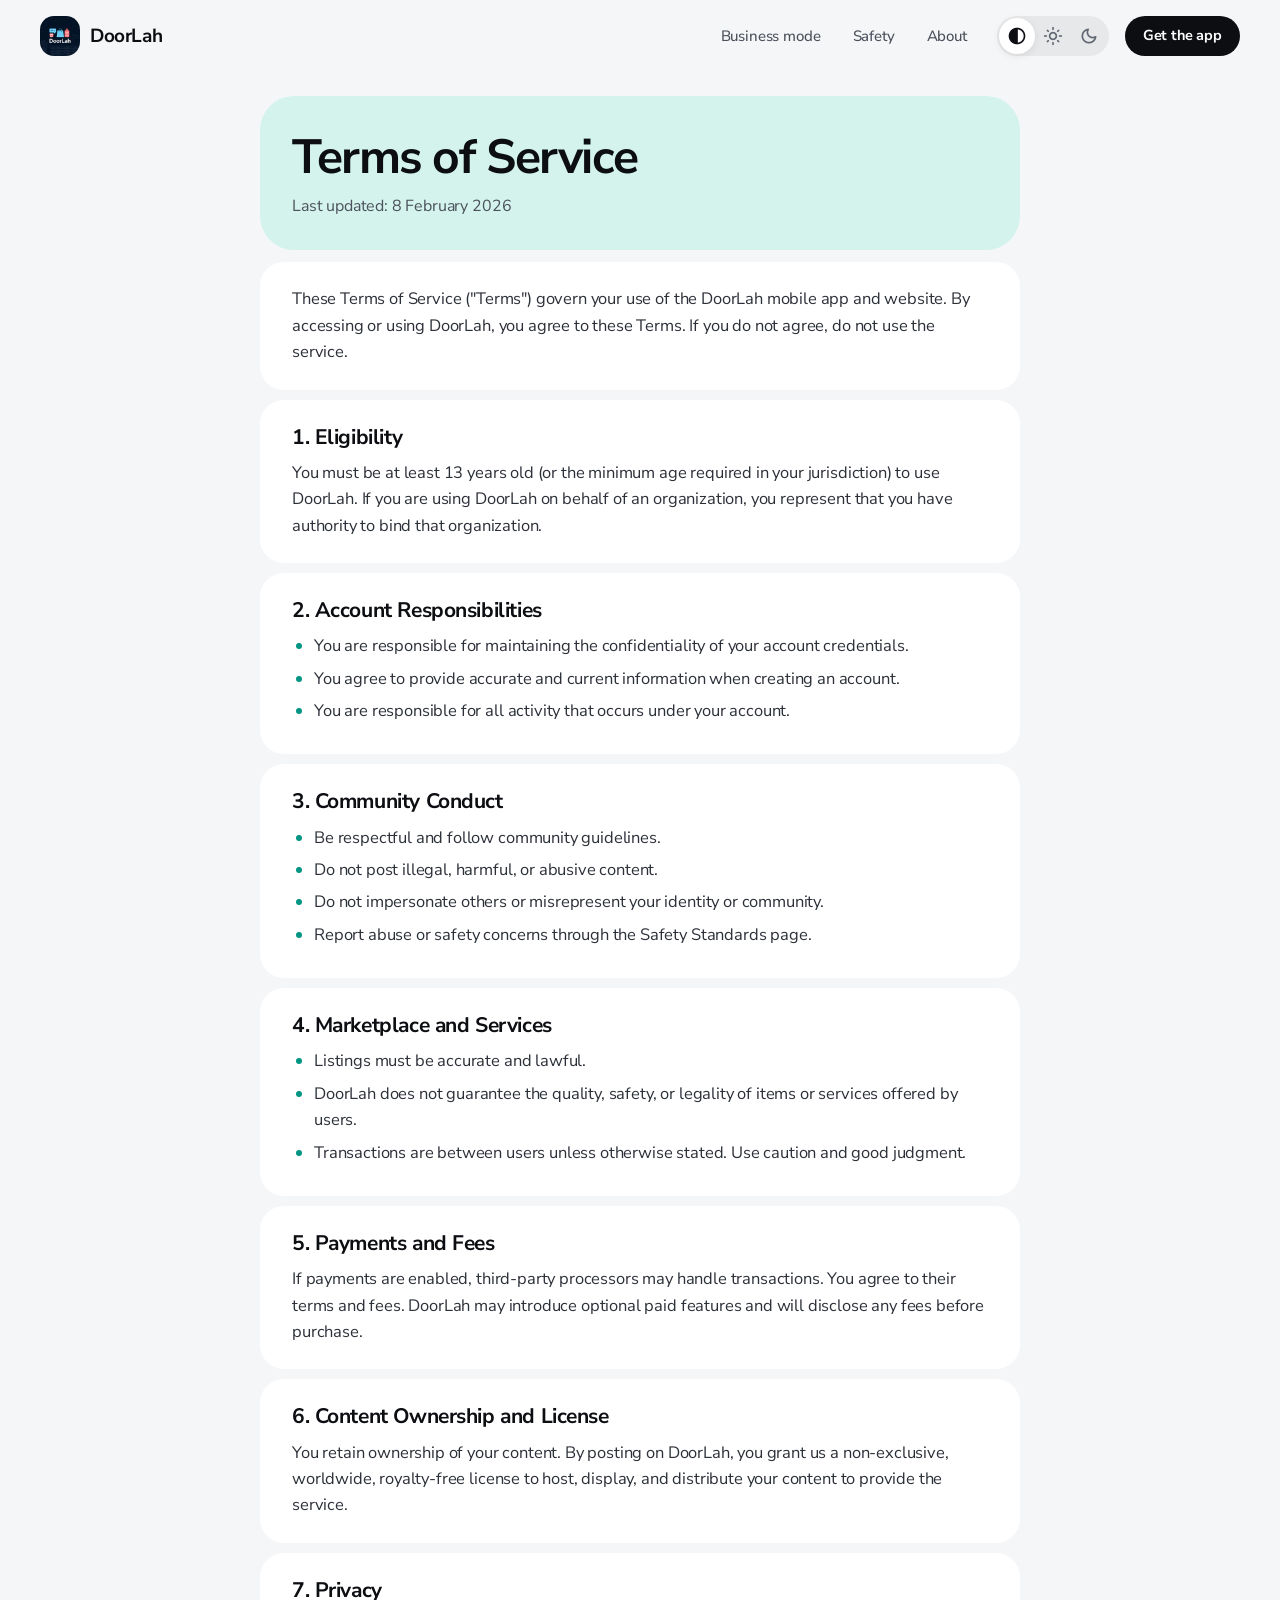
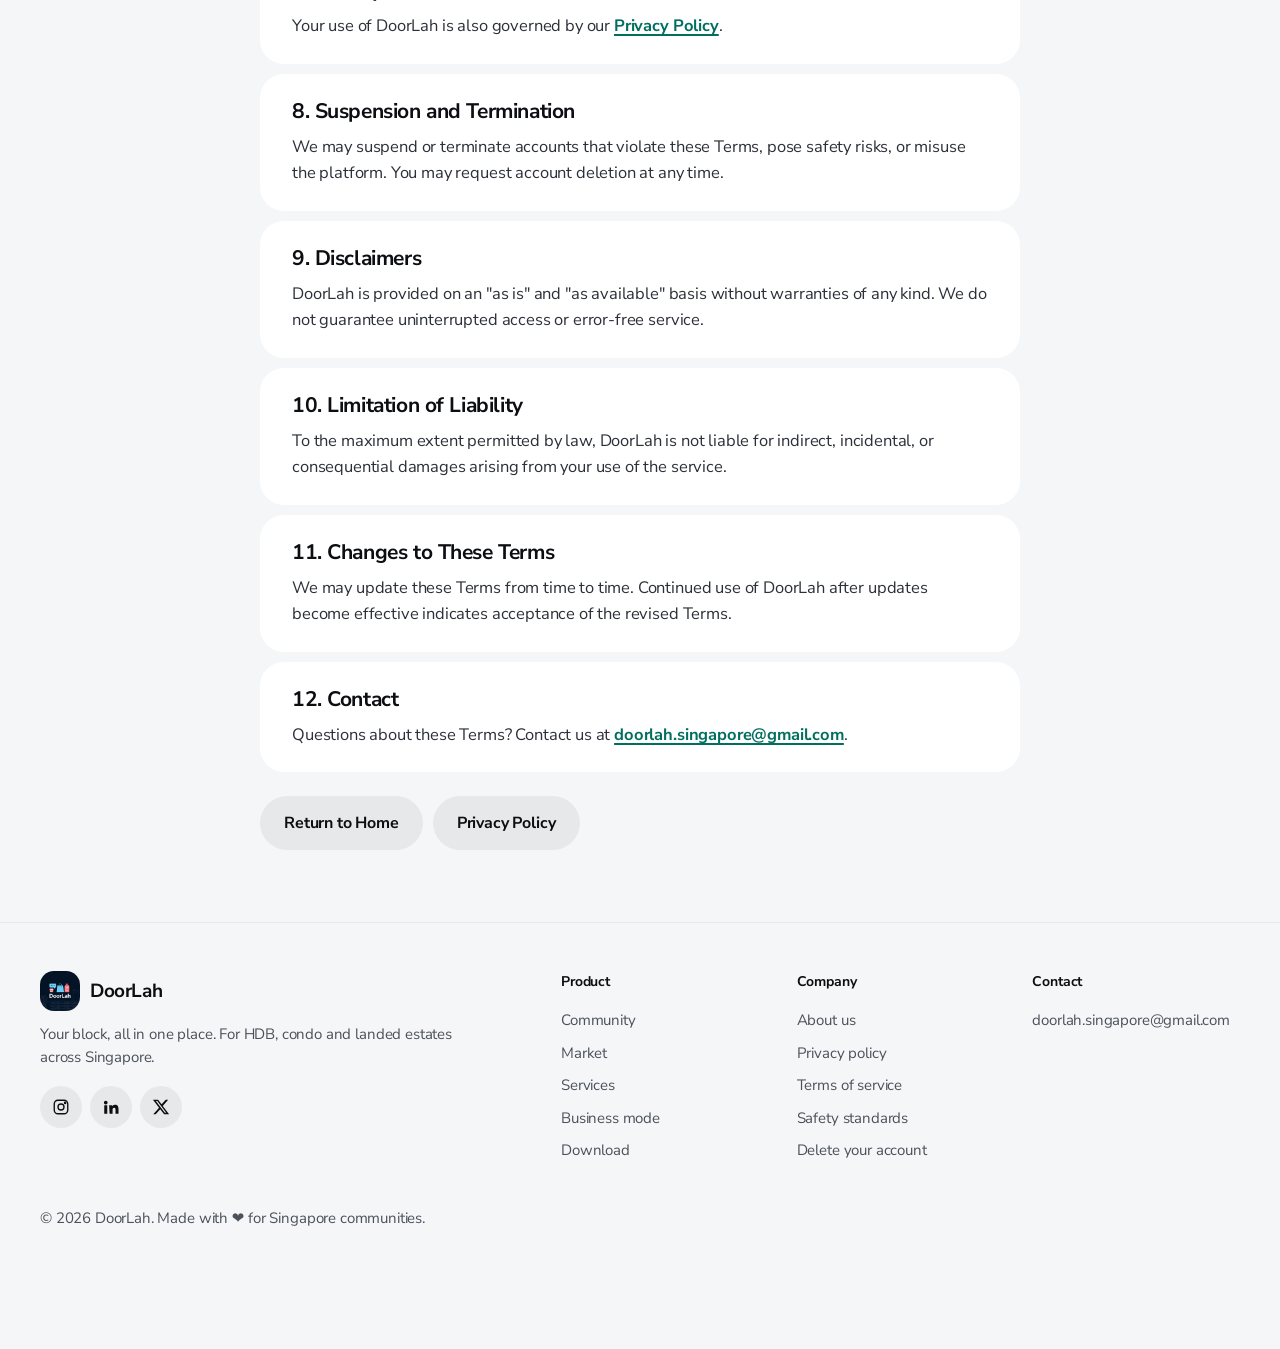
<file: terms-of-service.html>
<!DOCTYPE html>
<html lang="en">
<head>
    <meta charset="utf-8">
    <meta name="viewport" content="width=device-width, initial-scale=1, viewport-fit=cover">
    <title>Terms of Service – DoorLah</title>
    <meta name="description" content="The terms that govern your use of the DoorLah app and website.">
    <link rel="canonical" href="https://www.doorlah.com/terms-of-service.html">
    <meta name="theme-color" content="#F5F6F8" media="(prefers-color-scheme: light)">
    <meta name="theme-color" content="#0B0C0F" media="(prefers-color-scheme: dark)">
    <meta property="og:type" content="website">
    <meta property="og:site_name" content="DoorLah">
    <meta property="og:url" content="https://www.doorlah.com/terms-of-service.html">
    <meta property="og:title" content="Terms of Service – DoorLah">
    <meta property="og:description" content="The terms that govern your use of the DoorLah app and website.">
    <meta property="og:image" content="https://www.doorlah.com/images/doorlah_splash.png">
    <link rel="icon" href="images/doorlah_splash.png" type="image/png">
    <link rel="apple-touch-icon" href="images/doorlah_splash.png">
    <script>
        (function () {
            var t = null;
            try { t = localStorage.getItem("doorlah-theme"); } catch (e) {}
            if (t === "light" || t === "dark") document.documentElement.setAttribute("data-theme", t);
        })();
    </script>
    <link rel="preconnect" href="https://fonts.googleapis.com">
    <link rel="preconnect" href="https://fonts.gstatic.com" crossorigin>
    <link rel="stylesheet" href="https://fonts.googleapis.com/css2?family=Nunito+Sans:opsz,wght@6..12,400;6..12,500;6..12,700&display=swap">
    <link rel="stylesheet" href="https://fonts.googleapis.com/css2?family=Material+Symbols+Rounded:opsz,wght,FILL,GRAD@20..48,400,0..1,0&icon_names=add,add_circle,android,apartment,arrow_forward,arrow_outward,arrow_upward,battery_full,beach_access,bed,calendar_month,call,campaign,celebration,chair,check,check_circle,cleaning_services,close,cloud_off,contrast,dark_mode,delete,desk,domain,elevator,event,event_available,flag,forum,gavel,group,handshake,home,home_repair_service,house,inbox,inventory_2,key,light_mode,local_cafe,location_on,mail,mark_email_read,mode_fan,pause_circle,pedal_bike,pest_control,phone_iphone,photo_camera,plumbing,school,search,sell,signal_cellular_alt,soup_kitchen,speaker,star,store,storefront,tablet_mac,verified_user,water_drop&display=block">
    <link rel="stylesheet" href="styles.css">
</head>
<body class="no-js">
    <a class="skip-link" href="#main">Skip to content</a>

    <header class="site-nav">
        <div class="container nav-inner">
            <a class="brand" href="./" aria-label="DoorLah home">
                <span class="brand-tile"><img src="images/doorlah_splash.png" alt="" width="40" height="40"></span>
                <span>DoorLah</span>
            </a>
            <nav class="nav-links" aria-label="Primary">
                <a href="./#business">Business mode</a>
                <a href="./#safety">Safety</a>
                <a href="./#about">About</a>
            </nav>
            <div class="theme-switch" role="group" aria-label="Appearance">
                <button type="button" data-theme-choice="system" aria-pressed="true" aria-label="Match system"><span class="ms" aria-hidden="true">contrast</span></button>
                <button type="button" data-theme-choice="light" aria-pressed="false" aria-label="Light"><span class="ms" aria-hidden="true">light_mode</span></button>
                <button type="button" data-theme-choice="dark" aria-pressed="false" aria-label="Dark"><span class="ms" aria-hidden="true">dark_mode</span></button>
            </div>
            <a class="btn ink small nav-cta" href="./#download">Get the app</a>
        </div>
    </header>

    <main id="main" class="policy-page">
        <div class="container">
            <div class="policy-content">
                <header class="policy-header">
                    <h1>Terms of Service</h1>
                    <p class="policy-subtitle">Last updated: 8 February 2026</p>
                </header>

                <div class="policy-section">
                    <p>These Terms of Service ("Terms") govern your use of the DoorLah mobile app and website. By accessing or using DoorLah, you agree to these Terms. If you do not agree, do not use the service.</p>
                </div>

                <div class="policy-section">
                    <h2>1. Eligibility</h2>
                    <p>You must be at least 13 years old (or the minimum age required in your jurisdiction) to use DoorLah. If you are using DoorLah on behalf of an organization, you represent that you have authority to bind that organization.</p>
                </div>

                <div class="policy-section">
                    <h2>2. Account Responsibilities</h2>
                    <ul>
                        <li>You are responsible for maintaining the confidentiality of your account credentials.</li>
                        <li>You agree to provide accurate and current information when creating an account.</li>
                        <li>You are responsible for all activity that occurs under your account.</li>
                    </ul>
                </div>

                <div class="policy-section">
                    <h2>3. Community Conduct</h2>
                    <ul>
                        <li>Be respectful and follow community guidelines.</li>
                        <li>Do not post illegal, harmful, or abusive content.</li>
                        <li>Do not impersonate others or misrepresent your identity or community.</li>
                        <li>Report abuse or safety concerns through the Safety Standards page.</li>
                    </ul>
                </div>

                <div class="policy-section">
                    <h2>4. Marketplace and Services</h2>
                    <ul>
                        <li>Listings must be accurate and lawful.</li>
                        <li>DoorLah does not guarantee the quality, safety, or legality of items or services offered by users.</li>
                        <li>Transactions are between users unless otherwise stated. Use caution and good judgment.</li>
                    </ul>
                </div>

                <div class="policy-section">
                    <h2>5. Payments and Fees</h2>
                    <p>If payments are enabled, third-party processors may handle transactions. You agree to their terms and fees. DoorLah may introduce optional paid features and will disclose any fees before purchase.</p>
                </div>

                <div class="policy-section">
                    <h2>6. Content Ownership and License</h2>
                    <p>You retain ownership of your content. By posting on DoorLah, you grant us a non-exclusive, worldwide, royalty-free license to host, display, and distribute your content to provide the service.</p>
                </div>

                <div class="policy-section">
                    <h2>7. Privacy</h2>
                    <p>Your use of DoorLah is also governed by our <a href="privacy.html">Privacy Policy</a>.</p>
                </div>

                <div class="policy-section">
                    <h2>8. Suspension and Termination</h2>
                    <p>We may suspend or terminate accounts that violate these Terms, pose safety risks, or misuse the platform. You may request account deletion at any time.</p>
                </div>

                <div class="policy-section">
                    <h2>9. Disclaimers</h2>
                    <p>DoorLah is provided on an "as is" and "as available" basis without warranties of any kind. We do not guarantee uninterrupted access or error-free service.</p>
                </div>

                <div class="policy-section">
                    <h2>10. Limitation of Liability</h2>
                    <p>To the maximum extent permitted by law, DoorLah is not liable for indirect, incidental, or consequential damages arising from your use of the service.</p>
                </div>

                <div class="policy-section">
                    <h2>11. Changes to These Terms</h2>
                    <p>We may update these Terms from time to time. Continued use of DoorLah after updates become effective indicates acceptance of the revised Terms.</p>
                </div>

                <div class="policy-section">
                    <h2>12. Contact</h2>
                    <p>Questions about these Terms? Contact us at <a href="mailto:doorlah.singapore@gmail.com">doorlah.singapore@gmail.com</a>.</p>
                </div>

                <div class="policy-footer">
                    <a href="./" class="btn btn-secondary">Return to Home</a>
                    <a href="privacy.html" class="btn btn-secondary">Privacy Policy</a>
                </div>
            </div>
        </div>
    </main>

    <footer class="site-footer">
        <div class="container footer-grid">
            <div>
                <a class="brand footer-brand" href="./">
                    <span class="brand-tile"><img src="images/doorlah_splash.png" alt="" width="40" height="40"></span>
                    <span>DoorLah</span>
                </a>
                <p>Your block, all in one place. For HDB, condo and landed estates across Singapore.</p>
                <div class="socials">
                    <a href="https://www.instagram.com/doorlah" aria-label="DoorLah on Instagram" target="_blank" rel="noopener">
                        <svg viewBox="0 0 24 24" fill="none" stroke="currentColor" stroke-width="1.8" aria-hidden="true"><rect x="3" y="3" width="18" height="18" rx="5"/><circle cx="12" cy="12" r="4"/><circle cx="17.5" cy="6.5" r="0.8" fill="currentColor"/></svg>
                    </a>
                    <a href="https://www.linkedin.com/company/doorlah" aria-label="DoorLah on LinkedIn" target="_blank" rel="noopener">
                        <svg viewBox="0 0 24 24" fill="currentColor" aria-hidden="true"><path d="M4.98 3.5a2.5 2.5 0 1 1 0 5 2.5 2.5 0 0 1 0-5zM3 9.5h4V21H3zM9.5 9.5h3.8v1.6h.1c.5-1 1.8-2 3.8-2 4 0 4.8 2.6 4.8 6V21h-4v-5.2c0-1.3 0-2.9-1.8-2.9s-2.1 1.4-2.1 2.8V21h-4z"/></svg>
                    </a>
                    <a href="https://x.com/door_lah" aria-label="DoorLah on X" target="_blank" rel="noopener">
                        <svg viewBox="0 0 24 24" fill="currentColor" aria-hidden="true"><path d="M18.24 2.25h3.31l-7.23 8.26 8.5 11.24h-6.66l-5.21-6.82-5.97 6.82H1.68l7.73-8.84L1.25 2.25h6.83l4.71 6.23zm-1.16 17.52h1.83L7.08 4.13H5.12z"/></svg>
                    </a>
                </div>
            </div>
            <div class="footer-links">
                <div>
                    <h4>Product</h4>
                    <a href="./#community">Community</a>
                    <a href="./#market">Market</a>
                    <a href="./#services">Services</a>
                    <a href="./#business">Business mode</a>
                    <a href="./#download">Download</a>
                </div>
                <div>
                    <h4>Company</h4>
                    <a href="./#about">About us</a>
                    <a href="privacy.html">Privacy policy</a>
                    <a href="terms-of-service.html">Terms of service</a>
                    <a href="child-safety.html">Safety standards</a>
                    <a href="account-deletion.html">Delete your account</a>
                </div>
                <div>
                    <h4>Contact</h4>
                    <a href="mailto:doorlah.singapore@gmail.com">doorlah.singapore@gmail.com</a>
                </div>
            </div>
        </div>
        <div class="container footer-bottom">
            <p>&copy; <span class="footer-year">2026</span> DoorLah. Made with ❤️ for Singapore communities.</p>
        </div>
    </footer>

    <script src="script.js"></script>
</body>
</html>
</file>
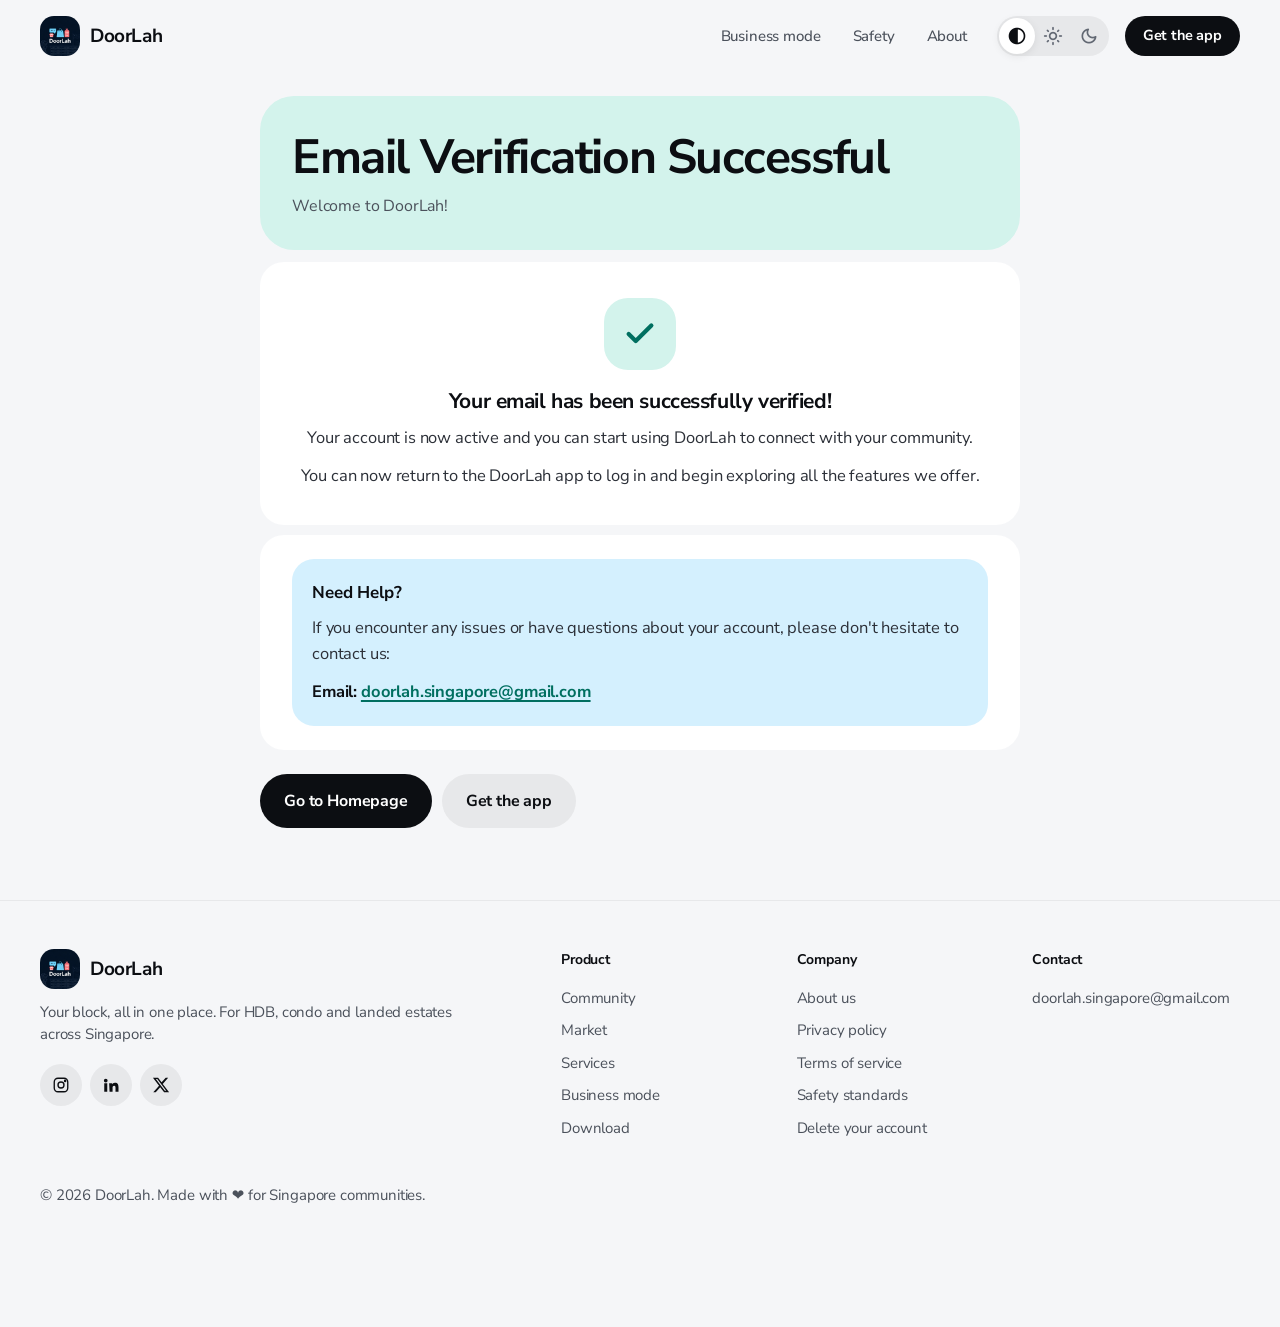
<file: Verification.html>
<!DOCTYPE html>
<html lang="en">
<head>
    <meta charset="utf-8">
    <meta name="viewport" content="width=device-width, initial-scale=1, viewport-fit=cover">
    <title>Email Verified – DoorLah</title>
    <meta name="description" content="Your DoorLah email address has been verified.">
    <link rel="canonical" href="https://www.doorlah.com/Verification.html">
    <meta name="theme-color" content="#F5F6F8" media="(prefers-color-scheme: light)">
    <meta name="theme-color" content="#0B0C0F" media="(prefers-color-scheme: dark)">
    <meta property="og:type" content="website">
    <meta property="og:site_name" content="DoorLah">
    <meta property="og:url" content="https://www.doorlah.com/Verification.html">
    <meta property="og:title" content="Email Verified – DoorLah">
    <meta property="og:description" content="Your DoorLah email address has been verified.">
    <meta property="og:image" content="https://www.doorlah.com/images/doorlah_splash.png">
    <link rel="icon" href="images/doorlah_splash.png" type="image/png">
    <link rel="apple-touch-icon" href="images/doorlah_splash.png">
    <script>
        (function () {
            var t = null;
            try { t = localStorage.getItem("doorlah-theme"); } catch (e) {}
            if (t === "light" || t === "dark") document.documentElement.setAttribute("data-theme", t);
        })();
    </script>
    <link rel="preconnect" href="https://fonts.googleapis.com">
    <link rel="preconnect" href="https://fonts.gstatic.com" crossorigin>
    <link rel="stylesheet" href="https://fonts.googleapis.com/css2?family=Nunito+Sans:opsz,wght@6..12,400;6..12,500;6..12,700&display=swap">
    <link rel="stylesheet" href="https://fonts.googleapis.com/css2?family=Material+Symbols+Rounded:opsz,wght,FILL,GRAD@20..48,400,0..1,0&icon_names=add,add_circle,android,apartment,arrow_forward,arrow_outward,arrow_upward,battery_full,beach_access,bed,calendar_month,call,campaign,celebration,chair,check,check_circle,cleaning_services,close,cloud_off,contrast,dark_mode,delete,desk,domain,elevator,event,event_available,flag,forum,gavel,group,handshake,home,home_repair_service,house,inbox,inventory_2,key,light_mode,local_cafe,location_on,mail,mark_email_read,mode_fan,pause_circle,pedal_bike,pest_control,phone_iphone,photo_camera,plumbing,school,search,sell,signal_cellular_alt,soup_kitchen,speaker,star,store,storefront,tablet_mac,verified_user,water_drop&display=block">
    <link rel="stylesheet" href="styles.css">
</head>
<body class="no-js">
    <a class="skip-link" href="#main">Skip to content</a>

    <header class="site-nav">
        <div class="container nav-inner">
            <a class="brand" href="./" aria-label="DoorLah home">
                <span class="brand-tile"><img src="images/doorlah_splash.png" alt="" width="40" height="40"></span>
                <span>DoorLah</span>
            </a>
            <nav class="nav-links" aria-label="Primary">
                <a href="./#business">Business mode</a>
                <a href="./#safety">Safety</a>
                <a href="./#about">About</a>
            </nav>
            <div class="theme-switch" role="group" aria-label="Appearance">
                <button type="button" data-theme-choice="system" aria-pressed="true" aria-label="Match system"><span class="ms" aria-hidden="true">contrast</span></button>
                <button type="button" data-theme-choice="light" aria-pressed="false" aria-label="Light"><span class="ms" aria-hidden="true">light_mode</span></button>
                <button type="button" data-theme-choice="dark" aria-pressed="false" aria-label="Dark"><span class="ms" aria-hidden="true">dark_mode</span></button>
            </div>
            <a class="btn ink small nav-cta" href="./#download">Get the app</a>
        </div>
    </header>

    <main id="main" class="policy-page">
        <div class="container">
            <div class="policy-content">
                <header class="policy-header">
                    <h1>Email Verification Successful</h1>
                    <p class="policy-subtitle">Welcome to DoorLah!</p>
                </header>

                <div class="policy-section">
                    <div class="verification-success">
                        <div class="success-icon">
                            <svg viewBox="0 0 24 24" fill="none" stroke="currentColor" stroke-width="3" stroke-linecap="round" stroke-linejoin="round">
                                <polyline points="20 6 9 17 4 12"></polyline>
                            </svg>
                        </div>
                        <h2>Your email has been successfully verified!</h2>
                        <p>Your account is now active and you can start using DoorLah to connect with your community.</p>
                        <p>You can now return to the DoorLah app to log in and begin exploring all the features we offer.</p>
                    </div>
                </div>

                <div class="policy-section">
                    <div class="info-box">
                        <h3>Need Help?</h3>
                        <p>If you encounter any issues or have questions about your account, please don't hesitate to contact us:</p>
                        <p><strong>Email:</strong> <a href="mailto:doorlah.singapore@gmail.com">doorlah.singapore@gmail.com</a></p>
                    </div>
                </div>

                <div class="policy-footer">
                    <a href="./" class="btn btn-primary">Go to Homepage</a>
                    <a href="./#download" class="btn btn-secondary">Get the app</a>
                </div>
            </div>
        </div>
    </main>

    <footer class="site-footer">
        <div class="container footer-grid">
            <div>
                <a class="brand footer-brand" href="./">
                    <span class="brand-tile"><img src="images/doorlah_splash.png" alt="" width="40" height="40"></span>
                    <span>DoorLah</span>
                </a>
                <p>Your block, all in one place. For HDB, condo and landed estates across Singapore.</p>
                <div class="socials">
                    <a href="https://www.instagram.com/doorlah" aria-label="DoorLah on Instagram" target="_blank" rel="noopener">
                        <svg viewBox="0 0 24 24" fill="none" stroke="currentColor" stroke-width="1.8" aria-hidden="true"><rect x="3" y="3" width="18" height="18" rx="5"/><circle cx="12" cy="12" r="4"/><circle cx="17.5" cy="6.5" r="0.8" fill="currentColor"/></svg>
                    </a>
                    <a href="https://www.linkedin.com/company/doorlah" aria-label="DoorLah on LinkedIn" target="_blank" rel="noopener">
                        <svg viewBox="0 0 24 24" fill="currentColor" aria-hidden="true"><path d="M4.98 3.5a2.5 2.5 0 1 1 0 5 2.5 2.5 0 0 1 0-5zM3 9.5h4V21H3zM9.5 9.5h3.8v1.6h.1c.5-1 1.8-2 3.8-2 4 0 4.8 2.6 4.8 6V21h-4v-5.2c0-1.3 0-2.9-1.8-2.9s-2.1 1.4-2.1 2.8V21h-4z"/></svg>
                    </a>
                    <a href="https://x.com/door_lah" aria-label="DoorLah on X" target="_blank" rel="noopener">
                        <svg viewBox="0 0 24 24" fill="currentColor" aria-hidden="true"><path d="M18.24 2.25h3.31l-7.23 8.26 8.5 11.24h-6.66l-5.21-6.82-5.97 6.82H1.68l7.73-8.84L1.25 2.25h6.83l4.71 6.23zm-1.16 17.52h1.83L7.08 4.13H5.12z"/></svg>
                    </a>
                </div>
            </div>
            <div class="footer-links">
                <div>
                    <h4>Product</h4>
                    <a href="./#community">Community</a>
                    <a href="./#market">Market</a>
                    <a href="./#services">Services</a>
                    <a href="./#business">Business mode</a>
                    <a href="./#download">Download</a>
                </div>
                <div>
                    <h4>Company</h4>
                    <a href="./#about">About us</a>
                    <a href="privacy.html">Privacy policy</a>
                    <a href="terms-of-service.html">Terms of service</a>
                    <a href="child-safety.html">Safety standards</a>
                    <a href="account-deletion.html">Delete your account</a>
                </div>
                <div>
                    <h4>Contact</h4>
                    <a href="mailto:doorlah.singapore@gmail.com">doorlah.singapore@gmail.com</a>
                </div>
            </div>
        </div>
        <div class="container footer-bottom">
            <p>&copy; <span class="footer-year">2026</span> DoorLah. Made with ❤️ for Singapore communities.</p>
        </div>
    </footer>

    <script src="script.js"></script>
</body>
</html>
</file>
<file: styles.css>
/* DoorLah website styles
   Tokens mirror the app's Fluid design system (DoorLah/lib/config/fluid_*.dart):
   monochrome ink, one teal accent, pastel tint/deep pairs per hue, Nunito Sans,
   Material Symbols Rounded, flat surfaces, springy transforms. */

/* ---------- Tokens ---------- */

:root {
    color-scheme: light;

    --bg: #F5F6F8;
    --surface: #FFFFFF;
    --sunken: #F5F6F8;
    --ink: #0C0E12;
    --on-ink: #FFFFFF;
    --body: #2C3038;
    --secondary: #4B515B;
    --muted: #626873;
    --placeholder: #9AA0A9;
    --toggle-off: #D9DCE1;
    --soft: rgba(12, 14, 18, 0.06);
    --hairline: rgba(12, 14, 18, 0.06);
    --outline: rgba(12, 14, 18, 0.12);
    --outline-strong: rgba(12, 14, 18, 0.18);
    --scrim: rgba(12, 14, 18, 0.35);

    --teal: #009583;
    --teal-soft: #D3F3EC;
    --teal-deep: #006F60;
    --teal-bright: #5ADDC7;
    --teal-badge: #24B6A1;
    --danger: #8D4446;

    --nav-bg: #0C0E12;
    --nav-border: transparent;
    --nav-indicator: #FFFFFF;
    --nav-icon: rgba(255, 255, 255, 0.62);
    --nav-icon-active: #0C0E12;
    --island-bg: #000000;
    --island-fg: #FFFFFF;
    --island-border: transparent;
    --device: #0C0E12;
    --fixed-ink: #0C0E12;
    --fixed-white: #FFFFFF;

    /* Accent hues: tint = background, deep = foreground (fluid_tokens.dart) */
    --h20-tint: #FFE3E1;  --h20-deep: #8D4446;
    --h40-tint: #FFE4DA;  --h40-deep: #8C482F;
    --h60-tint: #FEE6D4;  --h60-deep: #864E18;
    --h80-tint: #F8E9D2;  --h80-deep: #7B5600;
    --h150-tint: #DCF2DF; --h150-deep: #2C6D3E;
    --h160-tint: #D8F3E3; --h160-deep: #176E4A;
    --h180-tint: #D3F3EC; --h180-deep: #006F60;
    --h200-tint: #D1F3F4; --h200-deep: #006E74;
    --h210-tint: #D1F2F8; --h210-deep: #006C7D;
    --h230-tint: #D4F0FE; --h230-deep: #00678B;
    --h295-tint: #ECE7FF; --h295-deep: #625190;
    --h350-tint: #FFE2EE; --h350-deep: #874465;

    --shadow-nav: 0 12px 30px rgba(12, 14, 18, 0.25);
    --shadow-fab: 0 14px 34px rgba(12, 14, 18, 0.28);
    --shadow-float: 0 4px 14px rgba(12, 14, 18, 0.12);
    --shadow-segment: 0 2px 8px rgba(12, 14, 18, 0.08);
    --shadow-knob: 0 2px 6px rgba(12, 14, 18, 0.2);
    --shadow-device: 0 40px 80px -24px rgba(12, 14, 18, 0.35);

    --r-chip: 14px;
    --r-chip-lg: 18px;
    --r-tile: 16px;
    --r-card: 22px;
    --r-list: 24px;
    --r-today: 26px;
    --r-sheet: 30px;
    --r-fab: 32px;
    --r-panel: 34px;

    --gutter: 20px;
    --max: 1200px;

    --ease: cubic-bezier(0.22, 1, 0.36, 1);
    --spring: cubic-bezier(0.34, 1.4, 0.64, 1);
    --spring-nav: cubic-bezier(0.34, 1.45, 0.64, 1);
    --spring-knob: cubic-bezier(0.34, 1.5, 0.64, 1);
    --d-fast: 200ms;
    --d-press: 300ms;
    --d-mid: 450ms;
    --d-nav: 500ms;
    --d-slow: 600ms;
}

@media (prefers-color-scheme: dark) {
    :root:not([data-theme="light"]) {
        color-scheme: dark;

        --bg: #0B0C0F;
        --surface: #17191E;
        --sunken: #22252B;
        --ink: #F2F3F5;
        --on-ink: #0C0E12;
        --body: #D5D9DF;
        --secondary: #B3B9C2;
        --muted: #8E95A0;
        --placeholder: #666C76;
        --toggle-off: #3A3E46;
        --soft: rgba(255, 255, 255, 0.08);
        --hairline: rgba(255, 255, 255, 0.07);
        --outline: rgba(255, 255, 255, 0.12);
        --outline-strong: rgba(255, 255, 255, 0.18);
        --scrim: rgba(0, 0, 0, 0.6);

        --teal: #43BBA7;
        --teal-soft: #0E352F;
        --teal-deep: #85DECD;
        --danger: #FFB3B2;

        --nav-bg: #23262C;
        --nav-border: rgba(255, 255, 255, 0.06);
        --nav-indicator: #F2F3F5;
        --island-border: rgba(255, 255, 255, 0.1);
        --device: #23262C;

        --h20-tint: #422424;  --h20-deep: #FFB3B2;
        --h40-tint: #41261C;  --h40-deep: #FEB79E;
        --h60-tint: #3E2815;  --h60-deep: #F7BD8F;
        --h80-tint: #3A2B11;  --h80-deep: #EAC586;
        --h150-tint: #1C3422; --h150-deep: #A0DCAC;
        --h160-tint: #173526; --h160-deep: #96DDB6;
        --h180-tint: #0E352F; --h180-deep: #85DECD;
        --h200-tint: #0A3537; --h200-deep: #7EDDE2;
        --h210-tint: #0B343A; --h210-deep: #80DBEB;
        --h230-tint: #123240; --h230-deep: #8BD6FA;
        --h295-tint: #2F2942; --h295-deep: #CEBFFF;
        --h350-tint: #3F2431; --h350-deep: #F8B3D3;

        --shadow-nav: 0 12px 30px rgba(0, 0, 0, 0.4);
        --shadow-fab: 0 14px 34px rgba(0, 0, 0, 0.4);
        --shadow-float: 0 4px 14px rgba(0, 0, 0, 0.4);
        --shadow-segment: 0 2px 8px rgba(0, 0, 0, 0.4);
        --shadow-knob: 0 2px 6px rgba(0, 0, 0, 0.4);
        --shadow-device: 0 40px 80px -24px rgba(0, 0, 0, 0.7);
    }
}

:root[data-theme="dark"] {
    color-scheme: dark;

    --bg: #0B0C0F;
    --surface: #17191E;
    --sunken: #22252B;
    --ink: #F2F3F5;
    --on-ink: #0C0E12;
    --body: #D5D9DF;
    --secondary: #B3B9C2;
    --muted: #8E95A0;
    --placeholder: #666C76;
    --toggle-off: #3A3E46;
    --soft: rgba(255, 255, 255, 0.08);
    --hairline: rgba(255, 255, 255, 0.07);
    --outline: rgba(255, 255, 255, 0.12);
    --outline-strong: rgba(255, 255, 255, 0.18);
    --scrim: rgba(0, 0, 0, 0.6);

    --teal: #43BBA7;
    --teal-soft: #0E352F;
    --teal-deep: #85DECD;
    --danger: #FFB3B2;

    --nav-bg: #23262C;
    --nav-border: rgba(255, 255, 255, 0.06);
    --nav-indicator: #F2F3F5;
    --island-border: rgba(255, 255, 255, 0.1);
    --device: #23262C;

    --h20-tint: #422424;  --h20-deep: #FFB3B2;
    --h40-tint: #41261C;  --h40-deep: #FEB79E;
    --h60-tint: #3E2815;  --h60-deep: #F7BD8F;
    --h80-tint: #3A2B11;  --h80-deep: #EAC586;
    --h150-tint: #1C3422; --h150-deep: #A0DCAC;
    --h160-tint: #173526; --h160-deep: #96DDB6;
    --h180-tint: #0E352F; --h180-deep: #85DECD;
    --h200-tint: #0A3537; --h200-deep: #7EDDE2;
    --h210-tint: #0B343A; --h210-deep: #80DBEB;
    --h230-tint: #123240; --h230-deep: #8BD6FA;
    --h295-tint: #2F2942; --h295-deep: #CEBFFF;
    --h350-tint: #3F2431; --h350-deep: #F8B3D3;

    --shadow-nav: 0 12px 30px rgba(0, 0, 0, 0.4);
    --shadow-fab: 0 14px 34px rgba(0, 0, 0, 0.4);
    --shadow-float: 0 4px 14px rgba(0, 0, 0, 0.4);
    --shadow-segment: 0 2px 8px rgba(0, 0, 0, 0.4);
    --shadow-knob: 0 2px 6px rgba(0, 0, 0, 0.4);
    --shadow-device: 0 40px 80px -24px rgba(0, 0, 0, 0.7);
}

/* Hue scopes: any element can pick a hue and use var(--tint) / var(--deep). */
.hue-20  { --tint: var(--h20-tint);  --deep: var(--h20-deep); }
.hue-40  { --tint: var(--h40-tint);  --deep: var(--h40-deep); }
.hue-60  { --tint: var(--h60-tint);  --deep: var(--h60-deep); }
.hue-80  { --tint: var(--h80-tint);  --deep: var(--h80-deep); }
.hue-150 { --tint: var(--h150-tint); --deep: var(--h150-deep); }
.hue-160 { --tint: var(--h160-tint); --deep: var(--h160-deep); }
.hue-180 { --tint: var(--h180-tint); --deep: var(--h180-deep); }
.hue-200 { --tint: var(--h200-tint); --deep: var(--h200-deep); }
.hue-210 { --tint: var(--h210-tint); --deep: var(--h210-deep); }
.hue-230 { --tint: var(--h230-tint); --deep: var(--h230-deep); }
.hue-295 { --tint: var(--h295-tint); --deep: var(--h295-deep); }
.hue-350 { --tint: var(--h350-tint); --deep: var(--h350-deep); }

/* ---------- Base ---------- */

*,
*::before,
*::after {
    box-sizing: border-box;
}

html {
    -webkit-text-size-adjust: 100%;
    scroll-behavior: smooth;
    scroll-padding-top: 88px;
}

body {
    margin: 0;
    background: var(--bg);
    color: var(--body);
    font-family: "Nunito Sans", system-ui, -apple-system, "Segoe UI", sans-serif;
    font-optical-sizing: auto;
    font-variation-settings: "opsz" 12;
    font-size: 16px;
    line-height: 1.5;
    letter-spacing: -0.01em;
    -webkit-font-smoothing: antialiased;
    overflow-x: hidden;
    transition: background-color var(--d-mid) var(--ease), color var(--d-mid) var(--ease);
}

img,
svg {
    display: block;
    max-width: 100%;
}

a {
    color: inherit;
    text-decoration: none;
}

button {
    font: inherit;
    color: inherit;
    letter-spacing: inherit;
    background: none;
    border: 0;
    padding: 0;
    cursor: pointer;
}

h1,
h2,
h3,
h4 {
    margin: 0;
    color: var(--ink);
    font-weight: 700;
}

p {
    margin: 0;
}

:focus-visible {
    outline: 2px solid var(--teal);
    outline-offset: 3px;
    border-radius: 12px;
}

::selection {
    background: var(--teal-soft);
    color: var(--ink);
}

.container {
    width: 100%;
    max-width: calc(var(--max) + var(--gutter) * 2);
    margin: 0 auto;
    padding: 0 var(--gutter);
}

.skip-link {
    position: absolute;
    left: var(--gutter);
    top: -60px;
    z-index: 100;
    padding: 10px 18px;
    border-radius: 999px;
    background: var(--ink);
    color: var(--on-ink);
    font-weight: 700;
}

.skip-link:focus {
    top: 12px;
}

.visually-hidden {
    position: absolute;
    width: 1px;
    height: 1px;
    overflow: hidden;
    clip: rect(0 0 0 0);
    white-space: nowrap;
}

/* Material Symbols Rounded, outlined by default, .fill for active states */
.ms {
    font-family: "Material Symbols Rounded";
    font-weight: normal;
    font-style: normal;
    font-size: 24px;
    line-height: 1;
    letter-spacing: normal;
    text-transform: none;
    white-space: nowrap;
    direction: ltr;
    display: inline-block;
    flex-shrink: 0;
    width: 1em;
    height: 1em;
    overflow: hidden;
    user-select: none;
    font-variation-settings: "FILL" 0, "wght" 400, "GRAD" 0, "opsz" 24;
}

.ms.fill {
    font-variation-settings: "FILL" 1, "wght" 400, "GRAD" 0, "opsz" 24;
}

/* ---------- Type ---------- */

.display {
    font-size: clamp(44px, 7.4vw, 88px);
    line-height: 0.98;
    letter-spacing: -0.035em;
}

.title {
    font-size: clamp(34px, 4.6vw, 54px);
    line-height: 1.04;
    letter-spacing: -0.03em;
}

.lede {
    font-size: clamp(17px, 1.6vw, 20px);
    line-height: 1.55;
    color: var(--secondary);
    max-width: 34em;
}

.kicker {
    font-size: 15px;
    font-weight: 700;
    color: var(--deep, var(--teal-deep));
    margin-bottom: 14px;
    display: inline-flex;
    align-items: center;
    gap: 8px;
}

.kicker .ms {
    font-size: 20px;
}

/* ---------- Buttons ---------- */

.btn {
    display: inline-flex;
    align-items: center;
    justify-content: center;
    gap: 8px;
    height: 54px;
    padding: 0 24px;
    border-radius: 999px;
    font-size: 16px;
    font-weight: 700;
    white-space: nowrap;
    transition: transform var(--d-press) var(--ease), background-color var(--d-press) var(--ease), color var(--d-press) var(--ease);
}

.btn:active,
.press:active {
    transform: scale(0.97);
}

.btn .ms {
    font-size: 22px;
}

.btn.ink,
.btn-primary {
    background: var(--ink);
    color: var(--on-ink);
}

.btn.soft,
.btn-secondary {
    background: var(--soft);
    color: var(--ink);
}

.btn.soft:hover,
.btn-secondary:hover {
    background: var(--outline);
}

.btn.outline {
    box-shadow: inset 0 0 0 1.5px var(--outline-strong);
    color: var(--ink);
}

.btn.small {
    height: 40px;
    padding: 0 18px;
    font-size: 14.5px;
}

.store-badge {
    display: inline-flex;
    border-radius: 12px;
    transition: transform var(--d-press) var(--ease);
}

.store-badge img {
    height: 54px;
    width: auto;
}

.store-badge:active {
    transform: scale(0.97);
}

:root[data-theme="dark"] .store-badge img {
    box-shadow: 0 0 0 1px var(--outline-strong);
    border-radius: 10px;
}

@media (prefers-color-scheme: dark) {
    :root:not([data-theme="light"]) .store-badge img {
        box-shadow: 0 0 0 1px var(--outline-strong);
        border-radius: 10px;
    }
}

/* ---------- Shared app components ---------- */

.icon-tile {
    flex-shrink: 0;
    display: grid;
    place-items: center;
    width: 44px;
    height: 44px;
    border-radius: var(--r-chip);
    background: var(--tint, var(--soft));
    color: var(--deep, var(--ink));
}

.icon-tile .ms {
    font-size: 24px;
}

.icon-tile.on-white {
    background: var(--surface);
}

.chip {
    display: inline-flex;
    align-items: center;
    height: 36px;
    padding: 0 16px;
    border-radius: var(--r-chip-lg);
    background: var(--surface);
    color: var(--ink);
    font-size: 14px;
    font-weight: 500;
    white-space: nowrap;
    transition: background-color var(--d-press) var(--ease), color var(--d-press) var(--ease), transform var(--d-press) var(--ease);
}

.chip:active {
    transform: scale(0.97);
}

.chip[aria-pressed="true"],
.chip.is-on {
    background: var(--ink);
    color: var(--on-ink);
}

.chip-row {
    display: flex;
    gap: 8px;
    overflow-x: auto;
    scrollbar-width: none;
}

.chip-row[data-spaced] {
    margin-top: 12px;
}

.chip-row::-webkit-scrollbar {
    display: none;
}

.pill-tag {
    display: inline-flex;
    align-items: center;
    height: 26px;
    padding: 0 10px;
    border-radius: 13px;
    background: var(--ink);
    color: var(--on-ink);
    font-size: 11.5px;
    font-weight: 500;
    letter-spacing: 0;
    white-space: nowrap;
}

.segmented {
    position: relative;
    display: grid;
    grid-auto-columns: 1fr;
    grid-auto-flow: column;
    height: 44px;
    padding: 4px;
    border-radius: 22px;
    background: var(--soft);
}

.segmented-indicator {
    position: absolute;
    top: 4px;
    bottom: 4px;
    left: 4px;
    width: calc(50% - 4px);
    border-radius: 18px;
    background: var(--surface);
    box-shadow: var(--shadow-segment);
    transition: transform var(--d-mid) var(--spring);
}

.segmented[data-active="1"] .segmented-indicator {
    transform: translateX(100%);
}

.segmented button {
    position: relative;
    z-index: 1;
    border-radius: 18px;
    font-size: 14px;
    font-weight: 700;
    color: var(--muted);
    transition: color var(--d-press) var(--ease);
}

.segmented button[aria-selected="true"] {
    color: var(--ink);
}

.search-pill {
    display: flex;
    align-items: center;
    gap: 10px;
    height: 48px;
    padding: 0 16px;
    border-radius: 24px;
    background: var(--surface);
    color: var(--placeholder);
    font-size: 15px;
}

.search-pill .ms {
    font-size: 22px;
    color: var(--muted);
}

.search-pill .typed {
    color: var(--ink);
}

.caret {
    display: inline-block;
    width: 2px;
    height: 20px;
    margin-left: 1px;
    background: var(--teal);
    border-radius: 1px;
    vertical-align: middle;
    animation: caret 1s steps(1) infinite;
}

@keyframes caret {
    50% { opacity: 0; }
}

.toggle {
    position: relative;
    flex-shrink: 0;
    width: 52px;
    height: 32px;
    border-radius: 16px;
    background: var(--toggle-off);
    transition: background-color var(--d-press) var(--ease);
}

.toggle::after {
    content: "";
    position: absolute;
    top: 3px;
    left: 3px;
    width: 26px;
    height: 26px;
    border-radius: 50%;
    background: var(--fixed-white);
    box-shadow: var(--shadow-knob);
    transition: transform 400ms var(--spring-knob);
}

.toggle[aria-checked="true"],
[aria-checked="true"] > .toggle {
    background: var(--teal);
}

.toggle[aria-checked="true"]::after,
[aria-checked="true"] > .toggle::after {
    transform: translateX(20px);
}

.list {
    background: var(--surface);
    border-radius: var(--r-list);
    padding: 4px 0;
}

.list-row {
    display: flex;
    gap: 14px;
    align-items: flex-start;
    padding: 16px;
}

.list-row + .list-row {
    border-top: 1px solid var(--hairline);
}

.list-row h3 {
    font-size: 16px;
    letter-spacing: -0.01em;
    margin-bottom: 3px;
}

.list-row p {
    font-size: 15px;
    color: var(--secondary);
    line-height: 1.45;
}

.new-dot {
    width: 9px;
    height: 9px;
    border-radius: 50%;
    background: var(--teal-badge);
    flex-shrink: 0;
}

.avatar {
    display: grid;
    place-items: center;
    width: 40px;
    height: 40px;
    border-radius: 50%;
    background: var(--tint, var(--ink));
    color: var(--deep, var(--on-ink));
    font-size: 14px;
    font-weight: 700;
    flex-shrink: 0;
}

.stars {
    display: inline-flex;
    gap: 2px;
    color: var(--h80-deep);
}

.stars .ms {
    font-size: 20px;
}

/* ---------- Top bar ---------- */

.site-nav {
    position: sticky;
    top: 0;
    z-index: 40;
    background: var(--bg);
    transition: box-shadow var(--d-mid) var(--ease), background-color var(--d-mid) var(--ease);
}

.site-nav.is-scrolled {
    box-shadow: 0 1px 0 var(--hairline);
}

.nav-inner {
    display: flex;
    align-items: center;
    gap: 16px;
    height: 72px;
}

.brand {
    display: inline-flex;
    align-items: center;
    gap: 10px;
    font-size: 19px;
    font-weight: 700;
    color: var(--ink);
    letter-spacing: -0.02em;
    margin-right: auto;
}

.brand-tile {
    width: 40px;
    height: 40px;
    border-radius: var(--r-chip);
    overflow: hidden;
    background: var(--fixed-ink);
    flex-shrink: 0;
}

.brand-tile img {
    width: 100%;
    height: 100%;
    object-fit: cover;
}

.nav-links {
    display: none;
    align-items: center;
    gap: 4px;
}

.nav-links a {
    padding: 10px 14px;
    border-radius: 999px;
    font-size: 15px;
    font-weight: 500;
    color: var(--secondary);
    transition: color var(--d-press) var(--ease), background-color var(--d-press) var(--ease);
}

.nav-links a:hover {
    color: var(--ink);
    background: var(--soft);
}

.theme-switch {
    position: relative;
    display: inline-grid;
    grid-auto-flow: column;
    grid-auto-columns: 36px;
    height: 40px;
    padding: 2px;
    border-radius: 20px;
    background: var(--soft);
}

.theme-switch::before {
    content: "";
    position: absolute;
    top: 2px;
    left: 2px;
    width: 36px;
    height: 36px;
    border-radius: 50%;
    background: var(--surface);
    box-shadow: var(--shadow-segment);
    transform: translateX(calc(var(--theme-index, 0) * 36px));
    transition: transform var(--d-mid) var(--spring);
}

.theme-switch button {
    position: relative;
    z-index: 1;
    display: grid;
    place-items: center;
    border-radius: 50%;
    color: var(--muted);
    transition: color var(--d-press) var(--ease);
}

.theme-switch button .ms {
    font-size: 20px;
}

.theme-switch button[aria-pressed="true"] {
    color: var(--ink);
}

.nav-cta {
    display: none;
}

/* ---------- Floating nav pill + create button (the app's shell) ---------- */

.dock {
    position: fixed;
    left: var(--gutter);
    right: var(--gutter);
    bottom: max(16px, calc(env(safe-area-inset-bottom) - 6px));
    z-index: 50;
    height: 64px;
    pointer-events: none;
    transform: translateY(140%);
    transition: transform var(--d-slow) var(--spring);
}

.dock.is-visible {
    transform: none;
}

.nav-pill {
    position: relative;
    display: grid;
    grid-template-columns: repeat(4, 1fr);
    width: min(100vw - 112px, 360px);
    height: 64px;
    padding: 6px;
    border-radius: var(--r-fab);
    background: var(--nav-bg);
    box-shadow: var(--shadow-nav), inset 0 0 0 1px var(--nav-border);
    pointer-events: auto;
    flex-shrink: 0;
}

.nav-pill-indicator {
    position: absolute;
    top: 6px;
    bottom: 6px;
    left: 6px;
    width: calc((100% - 12px) / 4);
    border-radius: 26px;
    background: var(--nav-indicator);
    transform: translateX(calc(var(--nav-index, 0) * 100%));
    transition: transform var(--d-nav) var(--spring-nav), opacity var(--d-press) var(--ease);
}

.nav-pill[data-index="-1"] .nav-pill-indicator {
    opacity: 0;
}

.nav-pill a {
    position: relative;
    z-index: 1;
    display: grid;
    place-items: center;
    border-radius: 26px;
    color: var(--nav-icon);
    transition: color var(--d-press) var(--ease), transform var(--d-press) var(--ease);
}

.nav-pill a:active {
    transform: scale(0.94);
}

.nav-pill a .ms {
    font-size: 25px;
}

.nav-pill a[aria-current="true"] {
    color: var(--nav-icon-active);
}

.nav-pill a[aria-current="true"] .ms {
    font-variation-settings: "FILL" 1, "wght" 400, "GRAD" 0, "opsz" 24;
}

.nav-pill a .nav-label {
    position: absolute;
    bottom: calc(100% + 14px);
    padding: 6px 12px;
    border-radius: 999px;
    background: var(--island-bg);
    color: var(--island-fg);
    font-size: 13px;
    font-weight: 500;
    white-space: nowrap;
    opacity: 0;
    transform: translateY(6px) scale(0.9);
    pointer-events: none;
    transition: opacity var(--d-fast) var(--ease), transform var(--d-press) var(--spring);
}

.nav-pill a:hover .nav-label,
.nav-pill a:focus-visible .nav-label {
    opacity: 1;
    transform: none;
}

/* The + button morphs into a card, like the app's Create menu */
.fab {
    position: absolute;
    right: 0;
    bottom: 0;
    width: 64px;
    height: 64px;
    border-radius: var(--r-fab);
    background: var(--ink);
    color: var(--on-ink);
    box-shadow: var(--shadow-fab);
    pointer-events: auto;
    overflow: hidden;
    transition: width 550ms var(--ease), height 550ms var(--ease), border-radius 550ms var(--ease), background-color 550ms var(--ease);
}

.fab-toggle {
    position: absolute;
    right: 0;
    bottom: 0;
    width: 64px;
    height: 64px;
    display: grid;
    place-items: center;
    border-radius: 50%;
    z-index: 2;
}

.fab-toggle .ms {
    font-size: 30px;
    transition: transform 550ms var(--ease), opacity var(--d-press) var(--ease);
}

.fab-card {
    position: absolute;
    right: 0;
    bottom: 0;
    width: min(350px, calc(100vw - 40px));
    padding: 20px;
    color: var(--ink);
    opacity: 0;
    visibility: hidden;
    transition: opacity var(--d-press) var(--ease), visibility 0s linear var(--d-press);
}

.fab.is-open {
    width: min(350px, calc(100vw - 40px));
    height: 318px;
    border-radius: var(--r-sheet);
    background: var(--surface);
}

.fab.is-open .fab-toggle {
    display: none;
}

.fab.is-open .fab-card {
    opacity: 1;
    visibility: visible;
    transition: opacity var(--d-mid) var(--ease) 220ms, visibility 0s;
}

.create-head {
    display: flex;
    align-items: center;
    justify-content: space-between;
    margin-bottom: 14px;
}

.create-head h2 {
    font-size: 22px;
    letter-spacing: -0.02em;
}

.close-btn {
    display: grid;
    place-items: center;
    width: 36px;
    height: 36px;
    border-radius: 50%;
    background: var(--soft);
    color: var(--ink);
}

.close-btn .ms {
    font-size: 20px;
}

.create-rows {
    display: grid;
    gap: 8px;
}

.create-row {
    display: flex;
    align-items: center;
    gap: 12px;
    padding: 12px;
    border-radius: var(--r-chip-lg);
    background: var(--tint);
    color: var(--ink);
    transition: transform var(--d-press) var(--ease);
}

.create-row:active {
    transform: scale(0.98);
}

.create-row .icon-tile {
    background: var(--surface);
}

.create-row strong {
    display: block;
    font-size: 15.5px;
    line-height: 1.3;
}

.create-row small {
    display: block;
    font-size: 13px;
    color: var(--secondary);
}

.create-row > .ms:last-child {
    margin-left: auto;
    color: var(--muted);
    font-size: 20px;
}

.fab.is-open .create-row {
    animation: row-in var(--d-slow) var(--ease) both;
}

.fab.is-open .create-row:nth-child(2) { animation-delay: 60ms; }
.fab.is-open .create-row:nth-child(3) { animation-delay: 120ms; }

@keyframes row-in {
    from { opacity: 0; transform: translateY(12px); }
}

/* ---------- Hero ---------- */

.hero {
    padding: 28px 0 72px;
}

.hero-grid > *,
.panel > *,
.download-card > *,
.footer-grid > * {
    min-width: 0;
}

.hero-grid {
    display: grid;
    gap: 56px;
    align-items: center;
}

.hero-copy .kicker {
    color: var(--teal-deep);
}

.hero h1 {
    margin-bottom: 22px;
}

.hero .lede {
    margin-bottom: 32px;
}

.hero-actions {
    display: flex;
    flex-wrap: wrap;
    gap: 12px;
    align-items: center;
}

.hero-note {
    margin-top: 18px;
    font-size: 14px;
    color: var(--muted);
}

/* Page-load sequence: the app's login entrance (groups rise 24px, 12% stagger) */
.enter {
    animation: enter var(--d-slow) var(--ease) both;
    animation-delay: calc(var(--i, 0) * 90ms + 80ms);
}

@keyframes enter {
    from { opacity: 0; transform: translateY(24px); }
}

/* ---------- Device mockup ---------- */

.hero-visual {
    position: relative;
    display: flex;
    justify-content: center;
}

.device {
    position: relative;
    width: 340px;
    height: 700px;
    padding: 10px;
    border-radius: 52px;
    background: var(--device);
    box-shadow: var(--shadow-device), inset 0 0 0 1px var(--outline);
    flex-shrink: 0;
}

.device-screen {
    position: relative;
    height: 100%;
    border-radius: 42px;
    overflow: hidden;
    background: var(--bg);
    transition: background-color var(--d-mid) var(--ease);
}

.device-status {
    display: flex;
    justify-content: space-between;
    align-items: center;
    height: 44px;
    padding: 0 28px;
    font-size: 13px;
    font-weight: 700;
    color: var(--ink);
}

.device-status .ms {
    font-size: 16px;
}

.device-island {
    position: absolute;
    top: 10px;
    left: 50%;
    z-index: 5;
    display: flex;
    align-items: center;
    justify-content: center;
    gap: 8px;
    width: 104px;
    height: 30px;
    margin-left: -52px;
    border-radius: 15px;
    background: var(--island-bg);
    box-shadow: inset 0 0 0 1px var(--island-border);
    color: var(--island-fg);
    font-size: 13px;
    font-weight: 700;
    white-space: nowrap;
    overflow: hidden;
    transition: width var(--d-slow) var(--spring), height var(--d-slow) var(--spring), margin-left var(--d-slow) var(--spring), border-radius var(--d-slow) var(--spring);
}

.device-island > * {
    opacity: 0;
    transition: opacity var(--d-press) var(--ease);
}

.device-island .ms {
    font-size: 20px;
    color: var(--teal-bright);
}

.device-island.is-toast {
    width: 196px;
    height: 40px;
    margin-left: -98px;
    border-radius: 20px;
}

.device-island.is-toast > * {
    opacity: 1;
    transition-delay: 150ms;
}

.app-scroll {
    padding: 4px 18px 0;
}

.app-header {
    display: flex;
    justify-content: space-between;
    align-items: flex-start;
}

.app-date {
    font-size: 12px;
    color: var(--muted);
}

.app-block {
    font-size: 13.5px;
    font-weight: 700;
    color: var(--ink);
}

.app-avatar {
    display: grid;
    place-items: center;
    width: 38px;
    height: 38px;
    border-radius: 50%;
    background: var(--ink);
    color: var(--on-ink);
    font-size: 13px;
    font-weight: 700;
}

.app-greeting {
    margin-top: 16px;
    font-size: 27px;
    line-height: 1.08;
    font-weight: 700;
    letter-spacing: -0.025em;
    color: var(--ink);
}

.app-greeting .sub {
    display: block;
    color: var(--muted);
}

.app-section {
    display: flex;
    justify-content: space-between;
    align-items: baseline;
    margin: 20px 0 10px;
    font-size: 16px;
    font-weight: 700;
    color: var(--ink);
}

.app-section small {
    font-size: 12px;
    font-weight: 500;
    color: var(--muted);
}

.today-track {
    display: flex;
    gap: 10px;
    margin: 14px -18px 0;
    padding: 0 18px;
    transition: transform var(--d-slow) var(--ease);
}

.today-card {
    display: flex;
    flex-direction: column;
    justify-content: space-between;
    flex: 0 0 214px;
    height: 136px;
    padding: 14px;
    border-radius: 22px;
    background: var(--tint);
}

.today-card .top {
    display: flex;
    justify-content: space-between;
    color: var(--deep);
}

.today-card .icon-tile {
    width: 34px;
    height: 34px;
    border-radius: 11px;
    background: var(--surface);
}

.today-card .icon-tile .ms {
    font-size: 19px;
}

.today-card .top > .ms {
    font-size: 18px;
}

.today-card .eyebrow {
    font-size: 11px;
    font-weight: 500;
    color: var(--deep);
}

.today-card strong {
    display: block;
    font-size: 15px;
    line-height: 1.2;
    color: var(--ink);
    letter-spacing: -0.015em;
}

.mini-list {
    background: var(--surface);
    border-radius: 20px;
    padding: 12px 14px;
    display: flex;
    gap: 10px;
}

.mini-list .avatar {
    width: 32px;
    height: 32px;
    font-size: 12px;
}

.mini-list b {
    font-size: 12.5px;
    color: var(--ink);
}

.mini-list small {
    font-size: 11px;
    color: var(--muted);
    margin-left: 4px;
}

.mini-list p {
    font-size: 13px;
    color: var(--body);
    line-height: 1.35;
}

.market-row {
    display: flex;
    gap: 10px;
}

.market-mini {
    flex: 0 0 120px;
}

.market-mini .thumb {
    position: relative;
    display: grid;
    place-items: center;
    aspect-ratio: 1;
    border-radius: 18px;
    background: var(--tint);
    color: var(--deep);
}

.market-mini .thumb .ms {
    font-size: 34px;
}

.market-mini .pill-tag {
    position: absolute;
    left: 8px;
    bottom: 8px;
    height: 22px;
    font-size: 10.5px;
}

.market-mini b {
    display: block;
    margin-top: 6px;
    font-size: 13.5px;
    color: var(--ink);
}

.market-mini small {
    font-size: 11.5px;
    color: var(--secondary);
}

.device-dock {
    position: absolute;
    left: 14px;
    right: 14px;
    bottom: 14px;
    display: flex;
    justify-content: space-between;
    align-items: center;
}

.device-dock .nav-pill {
    width: 222px;
    height: 54px;
    padding: 5px;
    border-radius: 27px;
}

.device-dock .nav-pill-indicator {
    top: 5px;
    bottom: 5px;
    left: 5px;
    width: calc((100% - 10px) / 4);
    border-radius: 22px;
}

.device-dock .nav-pill > span {
    position: relative;
    z-index: 1;
    display: grid;
    place-items: center;
    color: var(--nav-icon);
}

.device-dock .nav-pill > span .ms {
    font-size: 21px;
}

.device-dock .nav-pill > span.is-active {
    color: var(--nav-icon-active);
}

.device-dock .nav-pill > span.is-active .ms {
    font-variation-settings: "FILL" 1, "wght" 400, "GRAD" 0, "opsz" 24;
}

.device-dock .nav-pill > span .badge {
    position: absolute;
    top: 9px;
    right: 12px;
    width: 9px;
    height: 9px;
    border-radius: 50%;
    background: var(--teal-badge);
    box-shadow: 0 0 0 2px var(--nav-bg);
}

.device-fab {
    display: grid;
    place-items: center;
    width: 54px;
    height: 54px;
    border-radius: 50%;
    background: var(--ink);
    color: var(--on-ink);
    box-shadow: var(--shadow-fab);
}

.device-fab .ms {
    font-size: 26px;
}

/* ---------- Pillars ---------- */

.pillars {
    padding: 8px 0 32px;
}

.pillar-card {
    padding: 14px;
    border-radius: var(--r-panel);
    background: var(--tint);
}

.pillar-grid {
    display: grid;
    grid-template-columns: repeat(2, 1fr);
    gap: 10px;
}

.pillar {
    display: flex;
    flex-direction: column;
    justify-content: space-between;
    gap: 28px;
    min-height: 140px;
    padding: 16px;
    border-radius: var(--r-card);
    background: var(--surface);
    color: var(--ink);
    transition: transform var(--d-press) var(--ease);
}

.pillar:active {
    transform: scale(0.97);
}

.pillar .ms {
    font-size: 30px;
    color: var(--deep);
}

.pillar strong {
    font-size: 17px;
    line-height: 1.2;
    letter-spacing: -0.015em;
}

.pillar .go {
    display: flex;
    justify-content: space-between;
    align-items: flex-end;
}

.pillar .go .ms {
    font-size: 20px;
    color: var(--muted);
    transition: transform var(--d-press) var(--spring);
}

.pillar:hover .go .ms {
    transform: translate(2px, -2px);
}

/* ---------- Feature panels ---------- */

.feature {
    padding: 32px 0;
}

.panel {
    display: grid;
    gap: 40px;
    align-items: center;
    padding: 40px 22px;
    border-radius: var(--r-panel);
    background: var(--tint);
    overflow: hidden;
}

.panel.plain {
    background: var(--surface);
}

.panel-copy h2 {
    margin-bottom: 18px;
}

.panel-copy .lede {
    color: var(--body);
}

.points {
    list-style: none;
    margin: 28px 0 0;
    padding: 0;
    display: grid;
    gap: 14px;
}

.points li {
    display: flex;
    gap: 12px;
    align-items: flex-start;
    font-size: 16px;
    color: var(--body);
    line-height: 1.45;
}

.points li .ms {
    font-size: 22px;
    color: var(--deep);
    margin-top: -1px;
}

.points strong {
    color: var(--ink);
}

.screen {
    position: relative;
    width: 100%;
    max-width: 420px;
    margin: 0 auto;
    padding: 18px;
    border-radius: var(--r-sheet);
    background: var(--bg);
    box-shadow: var(--shadow-float);
}

.screen-title {
    display: flex;
    justify-content: space-between;
    align-items: center;
    margin-bottom: 14px;
}

.screen-title h3 {
    font-size: 26px;
    letter-spacing: -0.025em;
}

.round-btn {
    display: grid;
    place-items: center;
    width: 40px;
    height: 40px;
    border-radius: 50%;
    background: var(--surface);
    color: var(--ink);
}

.round-btn .ms {
    font-size: 21px;
}

/* Community: chat + notices */
.pane-stack {
    display: grid;
    margin-top: 14px;
}

.pane {
    grid-area: 1 / 1;
    min-height: 360px;
    transition: opacity var(--d-mid) var(--ease), transform var(--d-mid) var(--ease), visibility 0s;
}

.pane[hidden] {
    display: block;
    visibility: hidden;
    opacity: 0;
    transform: translateX(24px);
    transition: opacity var(--d-press) var(--ease), transform var(--d-mid) var(--ease), visibility 0s linear var(--d-mid);
}

.pane.from-left[hidden] {
    transform: translateX(-24px);
}

.thread {
    display: flex;
    flex-direction: column;
    gap: 8px;
}

.bubble-group {
    display: flex;
    flex-direction: column;
    gap: 3px;
    max-width: 82%;
}

.bubble-group.mine {
    align-self: flex-end;
    align-items: flex-end;
}

.bubble-name {
    font-size: 12px;
    font-weight: 700;
    color: var(--secondary);
    padding: 0 12px;
}

.bubble {
    padding: 10px 14px;
    border-radius: 20px 20px 20px 6px;
    background: var(--surface);
    color: var(--ink);
    font-size: 15px;
    line-height: 1.4;
}

.mine .bubble {
    border-radius: 20px 20px 6px 20px;
    background: var(--ink);
    color: var(--on-ink);
}

.bubble-photo {
    display: grid;
    place-items: center;
    width: 180px;
    height: 112px;
    border-radius: 20px 20px 20px 6px;
    background: var(--tint);
    color: var(--deep);
}

.bubble-photo .ms {
    font-size: 36px;
}

.thread .bubble-group {
    transition: opacity var(--d-mid) var(--ease), transform var(--d-slow) var(--spring);
}

.thread.is-waiting .bubble-group {
    opacity: 0;
    transform: translateY(16px) scale(0.96);
}

.thread .bubble-group.is-in {
    opacity: 1;
    transform: none;
}

.composer {
    display: flex;
    gap: 8px;
    margin-top: 14px;
}

.composer > span:first-child {
    flex: 1;
    display: flex;
    align-items: center;
    height: 46px;
    padding: 0 18px;
    border-radius: 23px;
    background: var(--surface);
    color: var(--placeholder);
    font-size: 14.5px;
}

.composer .send {
    display: grid;
    place-items: center;
    width: 46px;
    height: 46px;
    border-radius: 50%;
    background: var(--ink);
    color: var(--on-ink);
}

.composer .send .ms {
    font-size: 21px;
}

.notice {
    display: flex;
    gap: 12px;
    align-items: center;
    padding: 14px;
    border-radius: var(--r-card);
    background: var(--surface);
}

.notice + .notice {
    margin-top: 8px;
}

.notice strong {
    display: block;
    font-size: 15px;
    color: var(--ink);
    line-height: 1.3;
}

.notice small {
    font-size: 12.5px;
    color: var(--muted);
}

.notice .new-dot {
    margin-left: auto;
}

.notice-road {
    font-size: 13px;
    font-weight: 500;
    color: var(--muted);
    margin-bottom: 10px;
}

/* Market */
.market-grid {
    display: grid;
    grid-template-columns: repeat(2, 1fr);
    gap: 14px 12px;
    margin-top: 14px;
}

.listing {
    transition: opacity var(--d-press) var(--ease), transform var(--d-mid) var(--spring);
}

.listing.is-hidden {
    display: none;
}

.listing .thumb {
    position: relative;
    display: grid;
    place-items: center;
    aspect-ratio: 1;
    border-radius: var(--r-card);
    background: var(--tint);
    color: var(--deep);
}

.listing .thumb .ms {
    font-size: 44px;
}

.listing .pill-tag {
    position: absolute;
    left: 10px;
    bottom: 10px;
}

.listing b {
    display: block;
    margin-top: 8px;
    font-size: 16px;
    color: var(--ink);
}

.listing > span {
    display: block;
    font-size: 13.5px;
    color: var(--secondary);
    line-height: 1.35;
}

.listing small {
    font-size: 12px;
    color: var(--muted);
}

.listing.is-sold b,
.listing.is-sold > span {
    color: var(--muted);
}

.market-empty {
    grid-column: 1 / -1;
    padding: 28px 12px;
    text-align: center;
    color: var(--muted);
}

/* Services */
.cat-strip {
    display: flex;
    gap: 10px;
    overflow: hidden;
}

.cat-card {
    display: flex;
    flex-direction: column;
    justify-content: space-between;
    flex: 0 0 96px;
    height: 100px;
    padding: 12px;
    border-radius: 20px;
    background: var(--tint);
    color: var(--deep);
}

.cat-card .ms {
    font-size: 26px;
}

.cat-card b {
    font-size: 13px;
    color: var(--ink);
}

.cat-card.is-on {
    background: var(--ink);
}

.cat-card.is-on .ms,
.cat-card.is-on b {
    color: var(--on-ink);
}

.provider {
    margin-top: 12px;
    padding: 16px;
    border-radius: var(--r-list);
    background: var(--surface);
}

.provider-head {
    display: flex;
    gap: 12px;
    align-items: center;
}

.provider-head .icon-tile {
    width: 52px;
    height: 52px;
    border-radius: 16px;
}

.provider-head strong {
    display: block;
    font-size: 16px;
    color: var(--ink);
}

.provider-head small {
    display: flex;
    align-items: center;
    gap: 4px;
    font-size: 13px;
    color: var(--muted);
}

.provider-head small .ms {
    font-size: 16px;
    color: var(--h80-deep);
    font-variation-settings: "FILL" 1, "wght" 400, "GRAD" 0, "opsz" 20;
}

.day-strip {
    display: grid;
    grid-template-columns: repeat(4, 1fr);
    gap: 6px;
    margin: 14px 0 10px;
}

.day {
    padding: 8px 0;
    border-radius: 16px;
    background: var(--sunken);
    text-align: center;
    font-size: 12px;
    color: var(--muted);
    line-height: 1.25;
}

.day b {
    display: block;
    font-size: 16px;
    color: var(--ink);
}

.day.is-on {
    background: var(--ink);
    color: var(--on-ink);
}

.day.is-on b {
    color: var(--on-ink);
}

.book-btn {
    width: 100%;
    height: 50px;
    margin-top: 4px;
}

.status-track {
    margin-top: 12px;
    padding: 16px;
    border-radius: var(--r-list);
    background: var(--surface);
}

.status-steps {
    position: relative;
    display: grid;
    grid-template-columns: repeat(3, 1fr);
    text-align: center;
}

.status-steps::before,
.status-fill {
    content: "";
    position: absolute;
    top: 13px;
    left: 16.66%;
    right: 16.66%;
    height: 3px;
    border-radius: 2px;
    background: var(--soft);
}

.status-fill {
    right: auto;
    width: calc(66.66% * var(--progress, 0));
    background: var(--teal);
    transition: width var(--d-slow) var(--ease);
}

.status-step {
    position: relative;
    display: grid;
    justify-items: center;
    gap: 6px;
    font-size: 12.5px;
    font-weight: 500;
    color: var(--muted);
    transition: color var(--d-press) var(--ease);
}

.status-step i {
    display: grid;
    place-items: center;
    width: 28px;
    height: 28px;
    border-radius: 50%;
    background: var(--sunken);
    color: transparent;
    font-style: normal;
    transition: background-color var(--d-press) var(--ease), transform var(--d-mid) var(--spring);
}

.status-step i .ms {
    font-size: 18px;
}

.status-step.is-done {
    color: var(--ink);
}

.status-step.is-done i {
    background: var(--teal);
    color: var(--fixed-white);
    transform: scale(1.08);
}

.rating-line {
    display: flex;
    justify-content: space-between;
    align-items: center;
    margin-top: 14px;
    padding-top: 12px;
    border-top: 1px solid var(--hairline);
    font-size: 13.5px;
    color: var(--secondary);
}

.rating-line .stars .ms {
    color: var(--outline-strong);
    transition: color var(--d-press) var(--ease), transform var(--d-mid) var(--spring);
}

.rating-line .stars .ms.is-on {
    color: var(--h80-deep);
    font-variation-settings: "FILL" 1, "wght" 400, "GRAD" 0, "opsz" 20;
    transform: scale(1.15);
}

/* Search */
.search-results {
    display: grid;
    gap: 8px;
    margin-top: 12px;
}

.result {
    display: flex;
    gap: 12px;
    align-items: center;
    padding: 12px;
    border-radius: var(--r-card);
    background: var(--surface);
    transition: opacity var(--d-mid) var(--ease), transform var(--d-slow) var(--spring);
}

.search-results.is-waiting .result {
    opacity: 0;
    transform: translateY(12px);
}

.search-results .result.is-in {
    opacity: 1;
    transform: none;
}

.result .icon-tile {
    width: 40px;
    height: 40px;
    border-radius: 13px;
}

.result .icon-tile .ms {
    font-size: 21px;
}

.result strong {
    display: block;
    font-size: 14.5px;
    color: var(--ink);
    line-height: 1.3;
}

.result small {
    font-size: 12.5px;
    color: var(--muted);
}

/* Create (in-app) */
.create-demo {
    max-width: 380px;
    margin: 0 auto;
    padding: 20px;
    border-radius: var(--r-sheet);
    background: var(--surface);
    box-shadow: var(--shadow-fab);
}

.create-demo .create-row {
    transition: opacity var(--d-mid) var(--ease), transform var(--d-slow) var(--spring);
}

.create-demo.is-waiting .create-row {
    opacity: 0;
    transform: translateY(16px) scale(0.97);
}

.create-demo .create-row.is-in {
    opacity: 1;
    transform: none;
}

.create-anchor {
    display: flex;
    justify-content: flex-end;
    max-width: 380px;
    margin: 14px auto 0;
}

.create-anchor .device-fab .ms {
    transform: rotate(45deg);
}

/* Business mode */
.biz {
    display: grid;
    gap: 10px;
}

.biz-card {
    padding: 6px 0;
    border-radius: var(--r-list);
    background: var(--surface);
}

.biz-switch {
    display: flex;
    gap: 12px;
    align-items: center;
    width: 100%;
    padding: 14px 16px;
    text-align: left;
}

.biz-switch strong {
    display: block;
    font-size: 15.5px;
    color: var(--ink);
}

.biz-switch small {
    display: block;
    font-size: 13px;
    color: var(--secondary);
}

.biz-switch .toggle {
    margin-left: auto;
}

.biz-detail {
    display: grid;
    grid-template-rows: 0fr;
    transition: grid-template-rows var(--d-slow) var(--ease);
}

.biz-detail > div {
    overflow: hidden;
}

.biz-detail.is-open {
    grid-template-rows: 1fr;
}

.biz-inner {
    margin: 0 16px 12px;
    padding-top: 12px;
    border-top: 1px solid var(--hairline);
    display: grid;
    gap: 10px;
}

.biz-shop {
    display: flex;
    gap: 12px;
    align-items: center;
}

.biz-shop strong {
    display: block;
    font-size: 14.5px;
    color: var(--ink);
}

.biz-shop small {
    font-size: 12.5px;
    color: var(--teal-deep);
    font-weight: 500;
}

.biz-shop .btn {
    margin-left: auto;
}

.special {
    padding: 10px 12px;
    border-radius: 14px;
    background: var(--tint);
    font-size: 13px;
    color: var(--ink);
}

.special small {
    display: block;
    color: var(--deep);
    font-weight: 500;
}

.stat-row {
    display: grid;
    grid-template-columns: repeat(3, 1fr);
    gap: 8px;
}

.stat {
    padding: 10px 12px;
    border-radius: 14px;
    background: var(--sunken);
}

.stat b {
    display: block;
    font-size: 20px;
    color: var(--ink);
    letter-spacing: -0.02em;
}

.stat small {
    font-size: 12px;
    color: var(--muted);
}

.week {
    display: grid;
    grid-template-columns: repeat(7, 1fr);
    gap: 4px;
    font-size: 11px;
    text-align: center;
    color: var(--muted);
}

.week span {
    display: grid;
    gap: 4px;
}

.week i {
    display: block;
    height: 30px;
    border-radius: 8px;
    background: var(--tint);
}

.week .off i {
    background: var(--soft);
}

/* ---------- Safety ---------- */

.safety {
    padding: 64px 0 32px;
}

.section-head {
    max-width: 720px;
    margin-bottom: 32px;
}

.section-head h2 {
    margin-bottom: 14px;
}

.safety-grid {
    display: grid;
    gap: 12px;
}

.safety-links {
    display: flex;
    flex-wrap: wrap;
    gap: 10px;
    margin-top: 24px;
}

/* ---------- Download ---------- */

.download {
    padding: 48px 0;
}

.download-card {
    position: relative;
    display: grid;
    gap: 32px;
    padding: 44px 24px;
    border-radius: var(--r-panel);
    background: var(--nav-bg);
    color: rgba(255, 255, 255, 0.78);
    overflow: hidden;
}

.download-card h2 {
    color: var(--fixed-white);
    margin-bottom: 16px;
}

.download-card .lede {
    color: rgba(255, 255, 255, 0.72);
}

.estate-tags {
    display: flex;
    flex-wrap: wrap;
    gap: 8px;
    margin-top: 24px;
}

.estate-tags > span {
    display: inline-flex;
    align-items: center;
    gap: 6px;
    height: 36px;
    padding: 0 14px;
    border-radius: 18px;
    background: rgba(255, 255, 255, 0.08);
    color: var(--fixed-white);
    font-size: 14px;
    font-weight: 500;
}

.estate-tags .ms {
    font-size: 18px;
    color: var(--teal-bright);
}

.download-actions {
    display: grid;
    gap: 12px;
    align-content: center;
}

.store-option {
    display: flex;
    align-items: center;
    gap: 14px;
    padding: 14px;
    border-radius: var(--r-card);
    background: rgba(255, 255, 255, 0.06);
    color: var(--fixed-white);
    transition: background-color var(--d-press) var(--ease), transform var(--d-press) var(--ease);
}

.store-option:hover {
    background: rgba(255, 255, 255, 0.1);
}

.store-option:active {
    transform: scale(0.98);
}

.store-option .icon-tile {
    background: var(--fixed-white);
    color: var(--fixed-ink);
}

.store-option strong {
    display: block;
    font-size: 16px;
}

.store-option small {
    display: block;
    font-size: 13.5px;
    color: rgba(255, 255, 255, 0.66);
}

.store-option > .ms:last-child {
    margin-left: auto;
    color: rgba(255, 255, 255, 0.5);
    font-size: 20px;
}

.status-chip {
    display: inline-flex;
    align-items: center;
    gap: 6px;
    margin-top: 4px;
    font-size: 12.5px;
    font-weight: 500;
    color: var(--teal-bright);
}

.status-chip::before {
    content: "";
    width: 7px;
    height: 7px;
    border-radius: 50%;
    background: currentColor;
}

/* ---------- About ---------- */

.about-section {
    padding: 32px 0 64px;
}

.about-grid {
    display: grid;
    gap: 12px;
}

.about-card {
    display: flex;
    gap: 16px;
    align-items: flex-start;
    padding: 20px;
    border-radius: var(--r-list);
    background: var(--surface);
}

.about-avatar {
    width: 64px;
    height: 64px;
    border-radius: 20px;
    object-fit: cover;
    object-position: center top;
    flex-shrink: 0;
    background: var(--soft);
}

.about-card h3 {
    font-size: 20px;
    letter-spacing: -0.02em;
}

.about-role {
    font-size: 13.5px;
    font-weight: 500;
    color: var(--teal-deep);
    margin: 2px 0 8px;
}

.about-card p:not(.about-role) {
    font-size: 15px;
    color: var(--secondary);
}

.about-links {
    display: flex;
    gap: 8px;
    margin-top: 14px;
}

.about-links a {
    display: inline-flex;
    align-items: center;
    height: 34px;
    padding: 0 14px;
    border-radius: 17px;
    background: var(--soft);
    color: var(--ink);
    font-size: 13.5px;
    font-weight: 700;
    transition: background-color var(--d-press) var(--ease);
}

.about-links a:hover {
    background: var(--outline);
}

/* ---------- Footer ---------- */

.site-footer {
    padding: 48px 0 120px;
    border-top: 1px solid var(--hairline);
}

.footer-grid {
    display: grid;
    gap: 36px;
}

.footer-brand {
    margin-bottom: 12px;
}

.site-footer p {
    font-size: 15px;
    color: var(--secondary);
    max-width: 30em;
}

.socials {
    display: flex;
    gap: 8px;
    margin-top: 18px;
}

.socials a {
    display: grid;
    place-items: center;
    width: 42px;
    height: 42px;
    border-radius: 50%;
    background: var(--soft);
    color: var(--ink);
    transition: background-color var(--d-press) var(--ease), transform var(--d-press) var(--ease);
}

.socials a:hover {
    background: var(--outline);
}

.socials a:active {
    transform: scale(0.94);
}

.socials svg {
    width: 18px;
    height: 18px;
}

.footer-links {
    display: grid;
    grid-template-columns: repeat(2, 1fr);
    gap: 28px;
}

.footer-links h4 {
    font-size: 14px;
    margin-bottom: 12px;
}

.footer-links a {
    display: block;
    padding: 5px 0;
    font-size: 15px;
    color: var(--secondary);
    transition: color var(--d-press) var(--ease);
    overflow-wrap: anywhere;
}

.footer-links a:hover {
    color: var(--ink);
}

.footer-bottom {
    margin-top: 40px;
    font-size: 13.5px;
    color: var(--muted);
}

/* ---------- Scroll reveal ---------- */

.reveal {
    opacity: 0;
    transform: translateY(24px);
    transition: opacity var(--d-slow) var(--ease), transform var(--d-slow) var(--ease);
    transition-delay: calc(var(--i, 0) * 80ms);
}

.reveal.reveal-in {
    opacity: 1;
    transform: none;
}

.no-js .reveal {
    opacity: 1;
    transform: none;
}

/* ---------- Policy pages ---------- */

.policy-page {
    padding: 24px 0 72px;
}

.policy-content {
    max-width: 760px;
    margin: 0 auto;
}

.policy-header {
    padding: 36px 24px 32px;
    margin-bottom: 12px;
    border-radius: var(--r-panel);
    background: var(--h180-tint);
}

.policy-header h1 {
    font-size: clamp(32px, 5vw, 48px);
    line-height: 1.05;
    letter-spacing: -0.03em;
}

.policy-subtitle {
    margin-top: 12px;
    font-size: 16px;
    color: var(--secondary);
}

.policy-section {
    padding: 24px;
    border-radius: var(--r-list);
    background: var(--surface);
    font-size: 16.5px;
    line-height: 1.6;
    color: var(--body);
}

.policy-section + .policy-section {
    margin-top: 10px;
}

.policy-section h2 {
    font-size: 21px;
    letter-spacing: -0.02em;
    line-height: 1.25;
    margin: 0 0 10px;
}

.policy-section h3 {
    font-size: 17px;
    margin: 20px 0 8px;
}

.policy-section > * + h2 {
    margin-top: 28px;
}

.policy-section p + p,
.policy-section ul + p,
.policy-section p + ul {
    margin-top: 12px;
}

.policy-section ul,
.policy-section ol {
    margin: 10px 0 0;
    padding-left: 22px;
}

.policy-section li {
    margin: 6px 0;
}

.policy-section li::marker {
    color: var(--teal);
}

.policy-section a:not(.btn):not(.mail-button) {
    color: var(--teal-deep);
    font-weight: 700;
    text-decoration: underline;
    text-decoration-thickness: 1.5px;
    text-underline-offset: 3px;
}

.policy-section strong {
    color: var(--ink);
}

.policy-section table {
    width: 100%;
    border-collapse: collapse;
    margin-top: 12px;
    font-size: 15px;
}

.policy-section th,
.policy-section td {
    padding: 10px 8px;
    text-align: left;
    border-bottom: 1px solid var(--hairline);
    vertical-align: top;
}

.policy-footer {
    display: flex;
    flex-wrap: wrap;
    gap: 10px;
    margin-top: 24px;
}

.mail-button {
    display: inline-flex;
    align-items: center;
    gap: 8px;
    min-height: 44px;
    padding: 8px 18px;
    border-radius: 999px;
    background: var(--ink);
    color: var(--on-ink);
    font-size: 15px;
    font-weight: 700;
    overflow-wrap: anywhere;
    transition: transform var(--d-press) var(--ease);
}

.mail-button:active {
    transform: scale(0.97);
}

.info-box {
    padding: 20px;
    border-radius: var(--r-card);
    background: var(--h230-tint);
}

.info-box h3 {
    margin-top: 0;
}

.deletion-hero {
    padding: 20px;
    border-radius: var(--r-card);
    background: var(--h20-tint);
}

.deletion-hero h2 {
    margin-top: 0;
}

.sad-message {
    color: var(--body);
}

.policy-note {
    margin-top: 12px;
    font-size: 14.5px;
    color: var(--secondary);
}

.policy-code-block {
    margin-top: 12px;
    padding: 14px 16px;
    border-radius: 16px;
    background: var(--sunken);
    overflow-x: auto;
}

.policy-code-block code {
    font-family: ui-monospace, "SFMono-Regular", Consolas, monospace;
    font-size: 14px;
    color: var(--ink);
}

.in-app-steps {
    counter-reset: step;
    list-style: none;
    padding: 0 !important;
}

.in-app-steps li {
    position: relative;
    padding-left: 38px;
    margin: 12px 0;
}

.in-app-steps li::before {
    counter-increment: step;
    content: counter(step);
    position: absolute;
    left: 0;
    top: 0;
    display: grid;
    place-items: center;
    flex-shrink: 0;
    width: 26px;
    height: 26px;
    border-radius: 50%;
    background: var(--ink);
    color: var(--on-ink);
    font-size: 13px;
    font-weight: 700;
}

.verification-success {
    text-align: center;
    padding: 12px 0;
}

.verification-success h2 {
    margin-top: 18px;
}

.success-icon {
    display: grid;
    place-items: center;
    width: 72px;
    height: 72px;
    margin: 0 auto;
    border-radius: 24px;
    background: var(--teal-soft);
    color: var(--teal-deep);
    animation: pop var(--d-slow) var(--spring) 150ms both;
}

.success-icon svg {
    width: 34px;
    height: 34px;
}

.success-icon polyline {
    stroke-dasharray: 24;
    stroke-dashoffset: 24;
    animation: draw var(--d-slow) var(--ease) 450ms forwards;
}

@keyframes pop {
    from { transform: scale(0.6); opacity: 0; }
}

@keyframes draw {
    to { stroke-dashoffset: 0; }
}

/* ---------- Responsive ---------- */

@media (min-width: 600px) {
    :root {
        --gutter: 28px;
    }

    .panel {
        padding: 48px 40px;
    }

    .pillar-grid {
        grid-template-columns: repeat(4, 1fr);
    }

    .safety-grid,
    .about-grid {
        grid-template-columns: repeat(2, 1fr);
    }

    .nav-cta {
        display: inline-flex;
    }

    .footer-links {
        grid-template-columns: repeat(3, 1fr);
    }

    .download-card {
        padding: 56px 48px;
    }

    .policy-header,
    .policy-section {
        padding-left: 32px;
        padding-right: 32px;
    }
}

@media (min-width: 840px) {
    .nav-links {
        display: flex;
    }

    .hero {
        padding: 40px 0 96px;
    }

    .hero-grid {
        grid-template-columns: 1.1fr 0.9fr;
    }

    .panel {
        grid-template-columns: 1fr 1fr;
        gap: 56px;
        padding: 64px 56px;
    }

    .panel.flip .panel-copy {
        order: 2;
    }

    .feature {
        padding: 40px 0;
    }

    .download-card {
        grid-template-columns: 1.2fr 1fr;
        gap: 48px;
        padding: 72px 64px;
    }

    .footer-grid {
        grid-template-columns: 1fr 1.4fr;
    }

    .dock {
        left: 50%;
        right: auto;
        width: 460px;
        margin-left: -230px;
        gap: 16px;
    }

    .dock .nav-pill {
        width: 360px;
    }

    .fab.is-open,
    .fab-card {
        width: 350px;
    }
}

@media (min-width: 1200px) {
    .panel {
        padding: 72px;
        gap: 72px;
    }
}

@media (max-width: 380px) {
    .device {
        transform: scale(0.9);
        margin: -35px 0;
    }

    .theme-switch {
        grid-auto-columns: 32px;
    }

    .theme-switch::before {
        width: 32px;
        height: 32px;
        transform: translateX(calc(var(--theme-index, 0) * 32px));
    }
}

/* ---------- Reduced motion: final states, no movement ---------- */

@media (prefers-reduced-motion: reduce) {
    html {
        scroll-behavior: auto;
    }

    *,
    *::before,
    *::after {
        animation-duration: 0.01ms !important;
        animation-delay: 0ms !important;
        animation-iteration-count: 1 !important;
        transition-duration: 0.01ms !important;
        transition-delay: 0ms !important;
    }

    .reveal {
        opacity: 1;
        transform: none;
    }

    .caret {
        display: none;
    }
}
</file>
